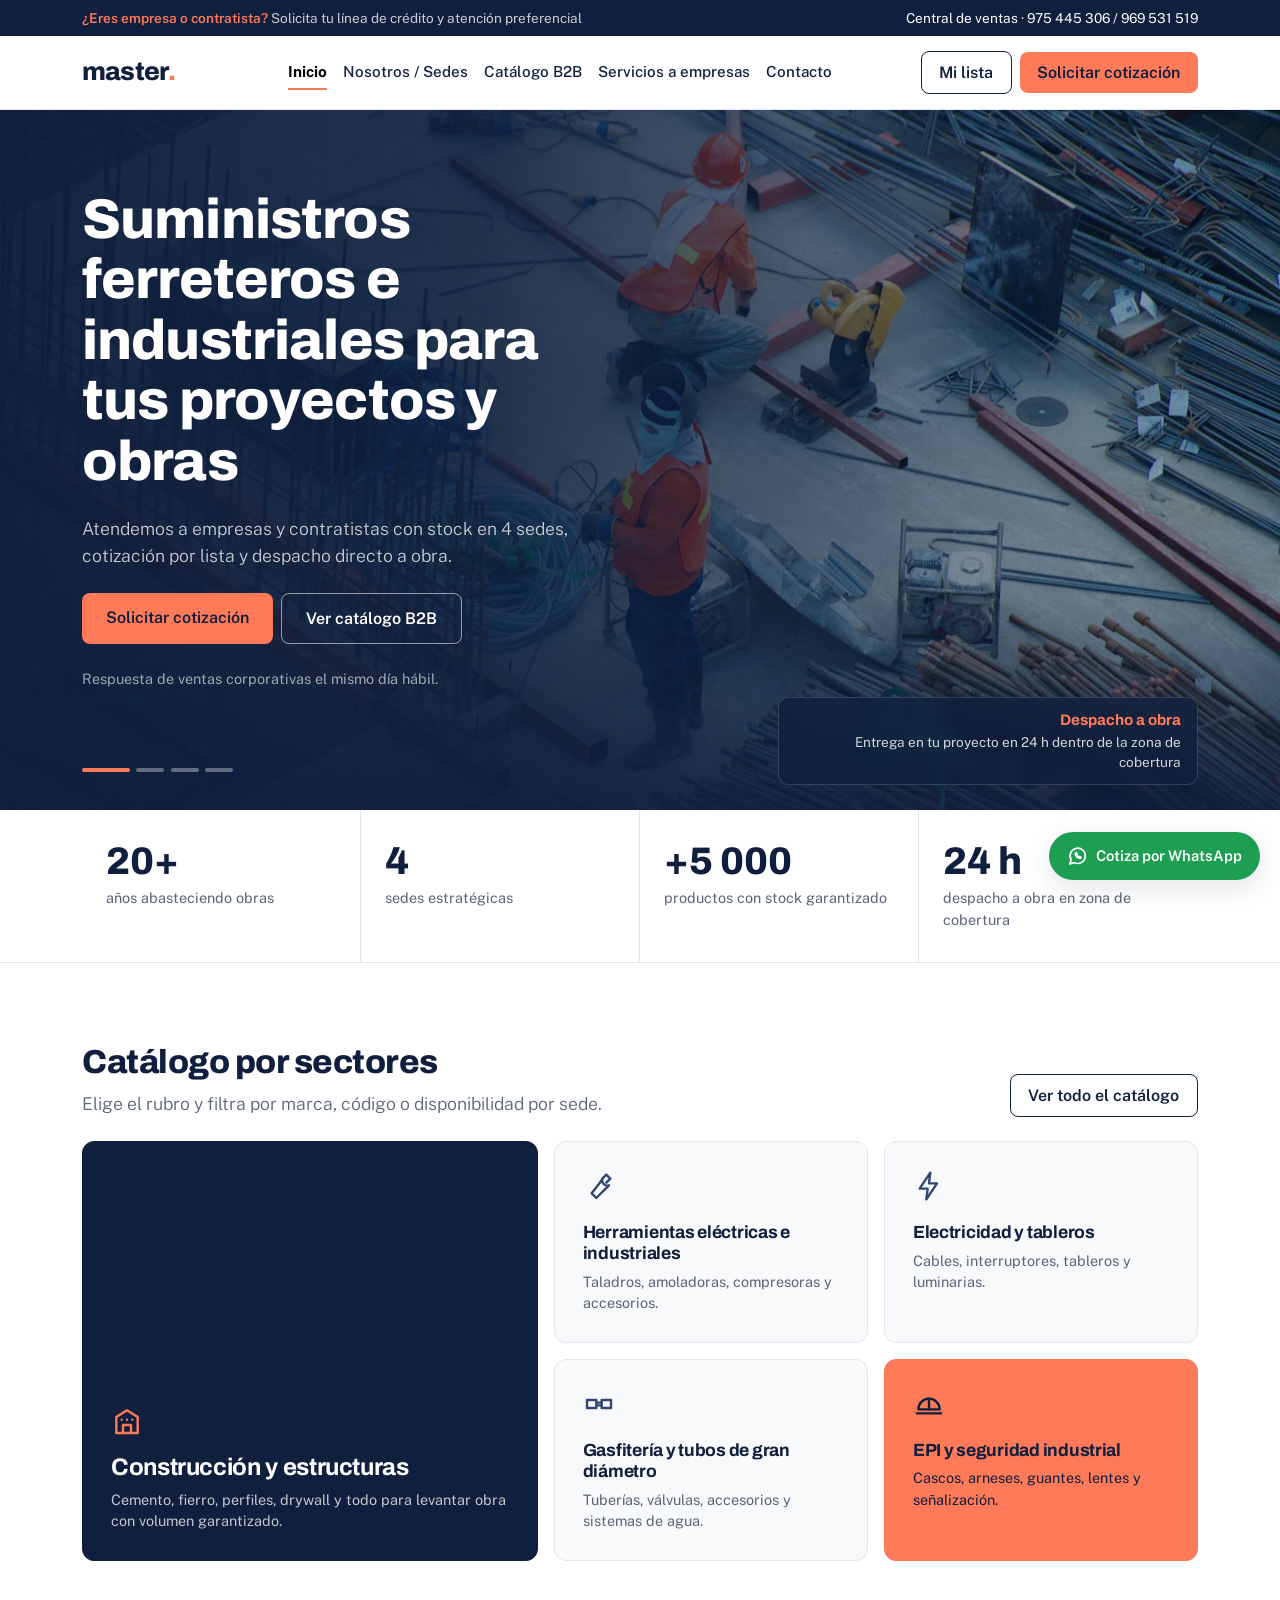
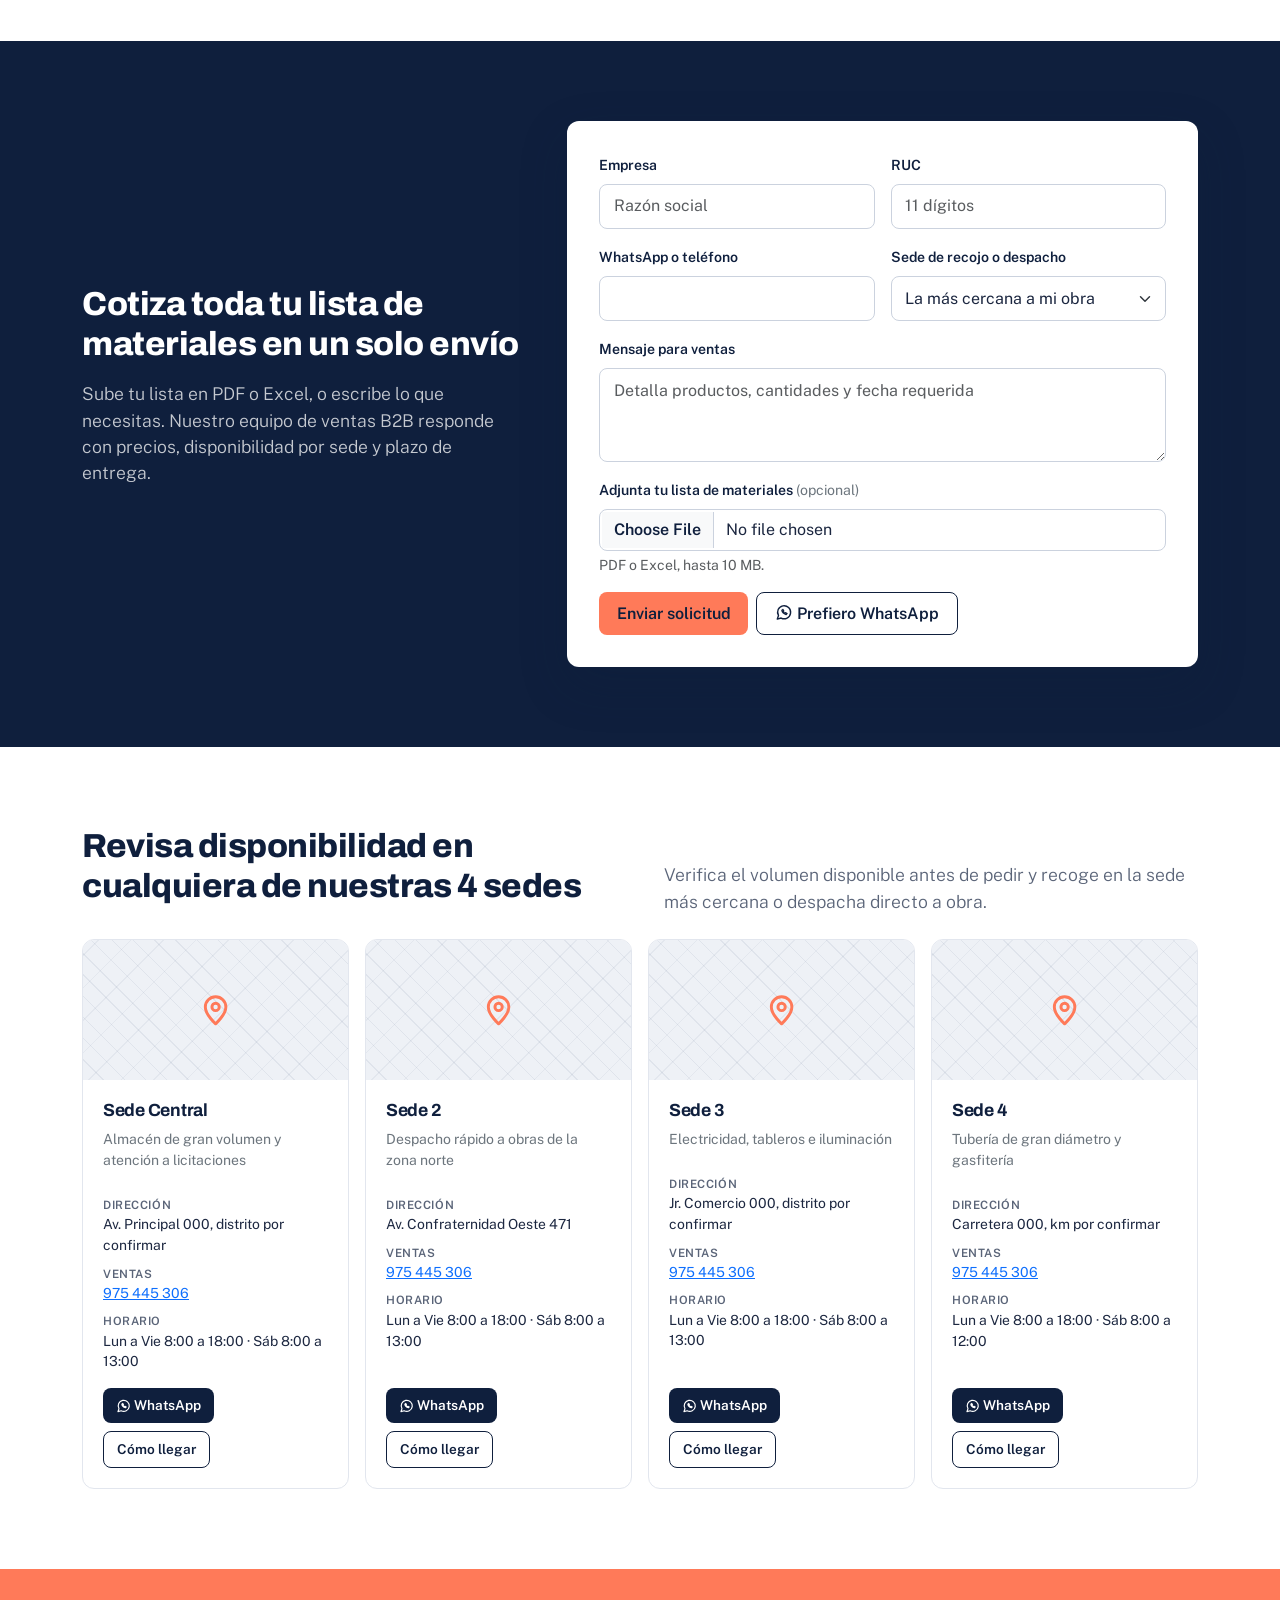
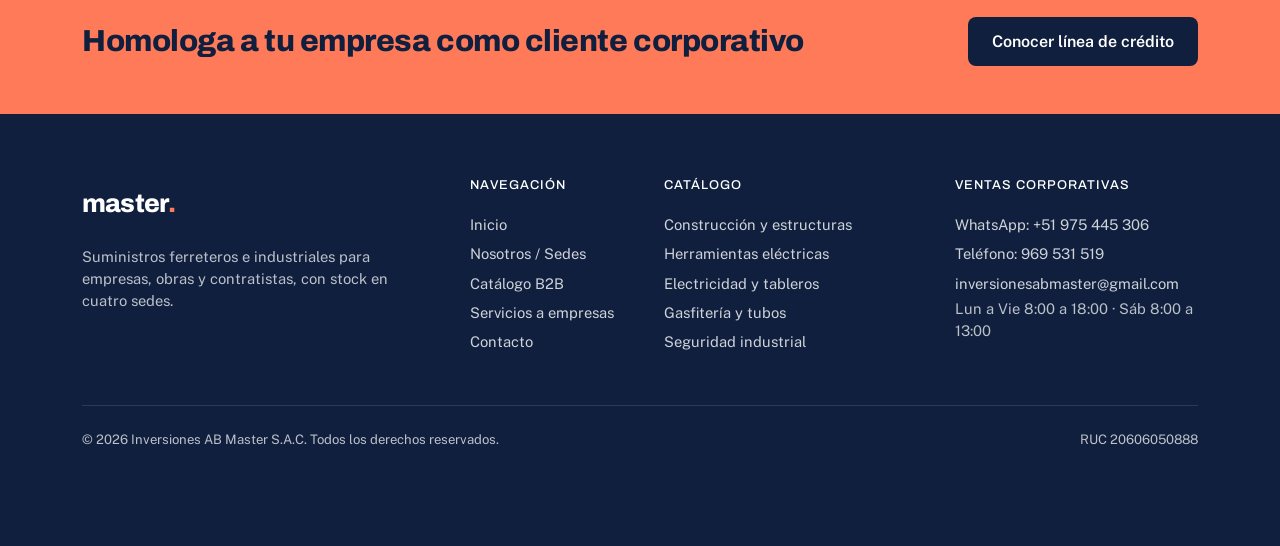
<file: index.html>
<!DOCTYPE html>
<html lang="es">
<head>
<meta charset="utf-8">
<meta name="viewport" content="width=device-width, initial-scale=1">
<title>Suministros ferreteros e industriales para empresas | master.</title>
<meta name="description" content="Ferretería e insumos industriales B2B con 4 sedes, cotización por lista y despacho a obra.">
<link rel="stylesheet" href="bootstrap/css/bootstrap.min.css">
<link rel="stylesheet" href="css/custom.css">
</head>
<body>
<div class="topbar">
  <div class="container d-flex flex-wrap justify-content-between align-items-center gap-2 py-2">
    <div class="topbar-b2b"><b>¿Eres empresa o contratista?</b> Solicita tu línea de crédito y atención preferencial</div>
    <div class="d-none d-lg-block">
      <a href="tel:+51975445306">Central de ventas · 975 445 306 / 969 531 519</a>
    </div>
  </div>
</div>
<nav class="site-nav navbar navbar-expand-lg sticky-top" aria-label="Principal">
  <div class="container">
    <a class="brand" href="index.html" aria-label="master. inicio">master<i>.</i></a>
    <button class="navbar-toggler border-0" type="button" data-bs-toggle="collapse" data-bs-target="#menu" aria-controls="menu" aria-expanded="false" aria-label="Abrir menú"><span class="navbar-toggler-icon"></span></button>
    <div class="collapse navbar-collapse" id="menu">
      <ul class="navbar-nav mx-lg-auto mb-3 mb-lg-0"><li class="nav-item"><a class="nav-link active" href="index.html" aria-current="page">Inicio</a></li><li class="nav-item"><a class="nav-link" href="sedes.html">Nosotros / Sedes</a></li><li class="nav-item"><a class="nav-link" href="catalogo.html">Catálogo B2B</a></li><li class="nav-item"><a class="nav-link" href="empresas.html">Servicios a empresas</a></li><li class="nav-item"><a class="nav-link" href="contacto.html">Contacto</a></li></ul>
      <div class="d-flex gap-2 align-items-center">
        <button class="btn btn-line" type="button" data-bs-toggle="offcanvas" data-bs-target="#quotePanel" aria-controls="quotePanel">Mi lista</button>
        <a class="btn btn-coral" href="contacto.html#cotizar">Solicitar cotización</a>
      </div>
    </div>
  </div>
</nav>
<main id="contenido">
<section class="hero">
  <!-- Fotos de fondo: carrusel de Bootstrap con fundido (imágenes de Unsplash, licencia libre) -->
  <div id="heroCarousel" class="carousel slide carousel-fade hero-bg" data-bs-ride="carousel" data-bs-interval="5500" data-bs-pause="false" aria-label="Lo que ofrece master.">
    <div class="carousel-inner">
      <div class="carousel-item active">
        <img src="assets/img/hero/hero-obra.jpg" class="hero-img" alt="Trabajadores con casco armando fierro corrugado en una obra" fetchpriority="high">
        <div class="container hero-caption-wrap"><p class="hero-caption"><b>Despacho a obra</b> Entrega en tu proyecto en 24 h dentro de la zona de cobertura</p></div>
      </div>
      <div class="carousel-item">
        <img src="assets/img/hero/hero-almacen.jpg" class="hero-img" alt="Pasillo de almacén con estantes llenos de mercadería" loading="lazy">
        <div class="container hero-caption-wrap"><p class="hero-caption"><b>Stock propio en 4 sedes</b> Más de 5 000 productos listos para recoger o despachar</p></div>
      </div>
      <div class="carousel-item">
        <img src="assets/img/hero/hero-herramientas.jpg" class="hero-img" alt="Exhibición de alicates y herramientas manuales en tienda" loading="lazy">
        <div class="container hero-caption-wrap"><p class="hero-caption"><b>Herramientas e insumos</b> Manuales, eléctricas e industriales de marcas reconocidas</p></div>
      </div>
      <div class="carousel-item">
        <img src="assets/img/hero/hero-electricidad.jpg" class="hero-img" alt="Electricista con casco y guantes instalando un tablero" loading="lazy">
        <div class="container hero-caption-wrap"><p class="hero-caption"><b>Electricidad y seguridad</b> Tableros, cables y EPI para tu cuadrilla</p></div>
      </div>
    </div>
    <div class="container hero-indicators">
      <div class="carousel-indicators">
        <button type="button" data-bs-target="#heroCarousel" data-bs-slide-to="0" class="active" aria-current="true" aria-label="Despacho a obra"></button>
        <button type="button" data-bs-target="#heroCarousel" data-bs-slide-to="1" aria-label="Stock en 4 sedes"></button>
        <button type="button" data-bs-target="#heroCarousel" data-bs-slide-to="2" aria-label="Herramientas e insumos"></button>
        <button type="button" data-bs-target="#heroCarousel" data-bs-slide-to="3" aria-label="Electricidad y seguridad"></button>
      </div>
    </div>
  </div>
  <div class="container">
    <div class="row">
      <div class="col-lg-7 col-xl-6">
        <h1>Suministros ferreteros e industriales para tus proyectos y obras</h1>
        <p class="lead mt-4">Atendemos a empresas y contratistas con stock en 4 sedes, cotización por lista y despacho directo a obra.</p>
        <div class="d-flex flex-wrap gap-2 mt-4">
          <a class="btn btn-coral btn-lg" href="#cotizar">Solicitar cotización</a>
          <a class="btn btn-line-light btn-lg" href="catalogo.html">Ver catálogo B2B</a>
        </div>
        <p class="hero-note mt-4 mb-0">Respuesta de ventas corporativas el mismo día hábil.</p>
      </div>
    </div>
  </div>
</section>

<section class="proof" aria-label="Garantías">
  <div class="container"><div class="row g-0">
    <div class="col-6 col-lg-3"><div class="proof-item"><div class="proof-num"><span class="visually-hidden">20+</span><span class="count" aria-hidden="true" style="--to:20" data-suffix="+"></span></div><div class="proof-txt">años abasteciendo obras</div></div></div>
    <div class="col-6 col-lg-3"><div class="proof-item"><div class="proof-num"><span class="visually-hidden">4</span><span class="count" aria-hidden="true" style="--to:4"></span></div><div class="proof-txt">sedes estratégicas</div></div></div>
    <div class="col-6 col-lg-3"><div class="proof-item"><div class="proof-num"><span class="visually-hidden">+5 000</span><span class="count" aria-hidden="true" style="--to:5" data-prefix="+" data-suffix=" 000"></span></div><div class="proof-txt">productos con stock garantizado</div></div></div>
    <div class="col-6 col-lg-3"><div class="proof-item"><div class="proof-num"><span class="visually-hidden">24 h</span><span class="count" aria-hidden="true" style="--to:24" data-suffix=" h"></span></div><div class="proof-txt">despacho a obra en zona de cobertura</div></div></div>
  </div></div>
</section>

<section class="section">
  <div class="container">
    <div class="d-flex flex-wrap justify-content-between align-items-end gap-3 mb-4">
      <div><h2>Catálogo por sectores</h2><p class="lead mb-0 mt-2">Elige el rubro y filtra por marca, código o disponibilidad por sede.</p></div>
      <a class="btn btn-line" href="catalogo.html">Ver todo el catálogo</a>
    </div>
    
<div class="row g-3">
  <div class="col-lg-5"><a class="cat cat-lead" href="catalogo.html#construccion"><svg class="ico ico-big" viewBox="0 0 24 24" aria-hidden="true"><path d="M4 21V9l8-5 8 5v12zM9 21v-6h6v6M8 11h.01M12 11h.01M16 11h.01"/></svg><h3>Construcción y estructuras</h3><p>Cemento, fierro, perfiles, drywall y todo para levantar obra con volumen garantizado.</p></a></div>
  <div class="col-lg-7"><div class="row g-3 h-100">
    <div class="col-md-6"><a class="cat" href="catalogo.html#herramientas"><svg class="ico ico-big" viewBox="0 0 24 24" aria-hidden="true"><path d="M14.5 6.5a4 4 0 0 0 5 5L10 21l-3.5-3.5 7-9z"/><path d="M14.5 6.5l3-3 3 3-3 3"/></svg><h3>Herramientas eléctricas e industriales</h3><p>Taladros, amoladoras, compresoras y accesorios.</p></a></div>
    <div class="col-md-6"><a class="cat" href="catalogo.html#electricidad"><svg class="ico ico-big" viewBox="0 0 24 24" aria-hidden="true"><path d="M13 2L5 14h6l-1 8 8-12h-6z"/></svg><h3>Electricidad y tableros</h3><p>Cables, interruptores, tableros y luminarias.</p></a></div>
    <div class="col-md-6"><a class="cat" href="catalogo.html#gasfiteria"><svg class="ico ico-big" viewBox="0 0 24 24" aria-hidden="true"><path d="M3 9h7v6H3zM14 9h7v6h-7zM10 11h4v2h-4z"/></svg><h3>Gasfitería y tubos de gran diámetro</h3><p>Tuberías, válvulas, accesorios y sistemas de agua.</p></a></div>
    <div class="col-md-6"><a class="cat cat-coral" href="catalogo.html#seguridad"><svg class="ico ico-big" viewBox="0 0 24 24" aria-hidden="true"><path d="M4 16a8 8 0 0 1 16 0z"/><path d="M12 8v8M3 19h18"/></svg><h3>EPI y seguridad industrial</h3><p>Cascos, arneses, guantes, lentes y señalización.</p></a></div>
  </div></div>
</div>
  </div>
</section>

<section class="section section-blue" id="cotizar">
  <div class="container">
    <div class="row g-5 align-items-center">
      <div class="col-lg-5">
        <h2>Cotiza toda tu lista de materiales en un solo envío</h2>
        <p class="lead mt-3">Sube tu lista en PDF o Excel, o escribe lo que necesitas. Nuestro equipo de ventas B2B responde con precios, disponibilidad por sede y plazo de entrega.</p>
      </div>
      <div class="col-lg-7">
        <form class="quick" action="#" method="post" enctype="multipart/form-data">
          <div class="row g-3">
            <div class="col-md-6"><label class="form-label" for="f-emp">Empresa</label><input id="f-emp" name="empresa" class="form-control" placeholder="Razón social" required autocomplete="organization"><div class="invalid-feedback">Ingresa la razón social de tu empresa.</div></div>
            <div class="col-md-6"><label class="form-label" for="f-ruc">RUC</label><input id="f-ruc" name="ruc" class="form-control" placeholder="11 dígitos" required inputmode="numeric" pattern="[0-9]{11}" maxlength="11" title="11 dígitos"><div class="invalid-feedback">El RUC debe tener 11 dígitos.</div></div>
            <div class="col-md-6"><label class="form-label" for="f-tel">WhatsApp o teléfono</label><input id="f-tel" name="telefono" class="form-control" type="tel" required pattern="[0-9 +]{6,}" autocomplete="tel"><div class="invalid-feedback">Ingresa un WhatsApp o teléfono de contacto.</div></div>
            <div class="col-md-6"><label class="form-label" for="f-sede">Sede de recojo o despacho</label><select id="f-sede" name="sede" class="form-select"><option>La más cercana a mi obra</option><option>Sede Central</option><option>Sede 2</option><option>Sede 3</option><option>Sede 4</option></select></div>
            <div class="col-12"><label class="form-label" for="f-msg">Mensaje para ventas</label><textarea id="f-msg" name="mensaje" class="form-control" rows="3" placeholder="Detalla productos, cantidades y fecha requerida"></textarea></div>
            <div class="col-12"><label class="form-label" for="f-file">Adjunta tu lista de materiales <span class="fw-normal text-secondary">(opcional)</span></label><input id="f-file" name="lista" type="file" class="form-control" accept=".pdf,.xls,.xlsx,.csv"><div class="form-text">PDF o Excel, hasta 10 MB.</div></div>
            <div class="col-12 d-flex flex-wrap gap-2"><button type="submit" class="btn btn-coral">Enviar solicitud</button><a class="btn btn-line" href="https://wa.me/51975445306?text=Hola%20master.%2C%20quiero%20cotizar%20una%20lista%20de%20materiales." target="_blank" rel="noopener"><svg class="ico" viewBox="0 0 24 24" aria-hidden="true"><path d="M3 21l1.6-4.6A8.5 8.5 0 1 1 8 19.6L3 21z"/><path d="M9 9.5c.3 2.4 2.7 4.8 5.5 5.5l1.2-1.3-2-1-.9.7c-.9-.4-1.7-1.2-2.1-2.1l.7-.9-1-2L9 9.5z"/></svg> Prefiero WhatsApp</a></div>
          </div>
        </form>
      </div>
    </div>
  </div>
</section>

<section class="section">
  <div class="container">
    <div class="row g-5 align-items-end mb-4"><div class="col-lg-6"><h2>Revisa disponibilidad en cualquiera de nuestras 4 sedes</h2></div><div class="col-lg-6"><p class="lead mb-0">Verifica el volumen disponible antes de pedir y recoge en la sede más cercana o despacha directo a obra.</p></div></div>
    <div class="row g-3"><div class="col-md-6 col-xl-3"><article class="sede">
  <div class="sede-map" role="img" aria-label="Mapa de Sede Central"><svg class="ico" viewBox="0 0 24 24" aria-hidden="true"><path d="M12 21s7-6.2 7-11.5A7 7 0 0 0 5 9.5C5 14.8 12 21 12 21z"/><circle cx="12" cy="9.5" r="2.5"/></svg></div>
  <div class="sede-body">
    <h3>Sede Central</h3><p class="m-0 small text-secondary">Almacén de gran volumen y atención a licitaciones</p>
    <dl><dt>Dirección</dt><dd>Av. Principal 000, distrito por confirmar</dd><dt>Ventas</dt><dd><a href="tel:+51975445306">975 445 306</a></dd><dt>Horario</dt><dd>Lun a Vie 8:00 a 18:00 · Sáb 8:00 a 13:00</dd></dl>
    <div class="sede-actions"><a class="btn btn-navy" href="https://wa.me/51975445306"><svg class="ico" viewBox="0 0 24 24" aria-hidden="true"><path d="M3 21l1.6-4.6A8.5 8.5 0 1 1 8 19.6L3 21z"/><path d="M9 9.5c.3 2.4 2.7 4.8 5.5 5.5l1.2-1.3-2-1-.9.7c-.9-.4-1.7-1.2-2.1-2.1l.7-.9-1-2L9 9.5z"/></svg> WhatsApp</a><a class="btn btn-line" href="#">Cómo llegar</a></div>
  </div></article></div><div class="col-md-6 col-xl-3"><article class="sede">
  <div class="sede-map" role="img" aria-label="Mapa de Sede 2"><svg class="ico" viewBox="0 0 24 24" aria-hidden="true"><path d="M12 21s7-6.2 7-11.5A7 7 0 0 0 5 9.5C5 14.8 12 21 12 21z"/><circle cx="12" cy="9.5" r="2.5"/></svg></div>
  <div class="sede-body">
    <h3>Sede 2</h3><p class="m-0 small text-secondary">Despacho rápido a obras de la zona norte</p>
    <dl><dt>Dirección</dt><dd>Av. Confraternidad Oeste 471</dd><dt>Ventas</dt><dd><a href="tel:+51975445306">975 445 306</a></dd><dt>Horario</dt><dd>Lun a Vie 8:00 a 18:00 · Sáb 8:00 a 13:00</dd></dl>
    <div class="sede-actions"><a class="btn btn-navy" href="https://wa.me/51975445306"><svg class="ico" viewBox="0 0 24 24" aria-hidden="true"><path d="M3 21l1.6-4.6A8.5 8.5 0 1 1 8 19.6L3 21z"/><path d="M9 9.5c.3 2.4 2.7 4.8 5.5 5.5l1.2-1.3-2-1-.9.7c-.9-.4-1.7-1.2-2.1-2.1l.7-.9-1-2L9 9.5z"/></svg> WhatsApp</a><a class="btn btn-line" href="#">Cómo llegar</a></div>
  </div></article></div><div class="col-md-6 col-xl-3"><article class="sede">
  <div class="sede-map" role="img" aria-label="Mapa de Sede 3"><svg class="ico" viewBox="0 0 24 24" aria-hidden="true"><path d="M12 21s7-6.2 7-11.5A7 7 0 0 0 5 9.5C5 14.8 12 21 12 21z"/><circle cx="12" cy="9.5" r="2.5"/></svg></div>
  <div class="sede-body">
    <h3>Sede 3</h3><p class="m-0 small text-secondary">Electricidad, tableros e iluminación</p>
    <dl><dt>Dirección</dt><dd>Jr. Comercio 000, distrito por confirmar</dd><dt>Ventas</dt><dd><a href="tel:+51975445306">975 445 306</a></dd><dt>Horario</dt><dd>Lun a Vie 8:00 a 18:00 · Sáb 8:00 a 13:00</dd></dl>
    <div class="sede-actions"><a class="btn btn-navy" href="https://wa.me/51975445306"><svg class="ico" viewBox="0 0 24 24" aria-hidden="true"><path d="M3 21l1.6-4.6A8.5 8.5 0 1 1 8 19.6L3 21z"/><path d="M9 9.5c.3 2.4 2.7 4.8 5.5 5.5l1.2-1.3-2-1-.9.7c-.9-.4-1.7-1.2-2.1-2.1l.7-.9-1-2L9 9.5z"/></svg> WhatsApp</a><a class="btn btn-line" href="#">Cómo llegar</a></div>
  </div></article></div><div class="col-md-6 col-xl-3"><article class="sede">
  <div class="sede-map" role="img" aria-label="Mapa de Sede 4"><svg class="ico" viewBox="0 0 24 24" aria-hidden="true"><path d="M12 21s7-6.2 7-11.5A7 7 0 0 0 5 9.5C5 14.8 12 21 12 21z"/><circle cx="12" cy="9.5" r="2.5"/></svg></div>
  <div class="sede-body">
    <h3>Sede 4</h3><p class="m-0 small text-secondary">Tubería de gran diámetro y gasfitería</p>
    <dl><dt>Dirección</dt><dd>Carretera 000, km por confirmar</dd><dt>Ventas</dt><dd><a href="tel:+51975445306">975 445 306</a></dd><dt>Horario</dt><dd>Lun a Vie 8:00 a 18:00 · Sáb 8:00 a 12:00</dd></dl>
    <div class="sede-actions"><a class="btn btn-navy" href="https://wa.me/51975445306"><svg class="ico" viewBox="0 0 24 24" aria-hidden="true"><path d="M3 21l1.6-4.6A8.5 8.5 0 1 1 8 19.6L3 21z"/><path d="M9 9.5c.3 2.4 2.7 4.8 5.5 5.5l1.2-1.3-2-1-.9.7c-.9-.4-1.7-1.2-2.1-2.1l.7-.9-1-2L9 9.5z"/></svg> WhatsApp</a><a class="btn btn-line" href="#">Cómo llegar</a></div>
  </div></article></div></div>
  </div>
</section>

<section class="cta-band">
  <div class="container d-flex flex-wrap justify-content-between align-items-center gap-3">
    <h2>Homologa a tu empresa como cliente corporativo</h2>
    <a class="btn btn-navy btn-lg" href="empresas.html">Conocer línea de crédito</a>
  </div>
</section>
</main>
<div class="offcanvas offcanvas-end" tabindex="-1" id="quotePanel" aria-labelledby="quotePanelLabel">
  <div class="offcanvas-header">
    <h2 class="offcanvas-title h5 m-0" id="quotePanelLabel">Lista de cotización</h2>
    <button type="button" class="btn-close btn-close-white" data-bs-dismiss="offcanvas" aria-label="Cerrar"></button>
  </div>
  <div class="offcanvas-body">
    <form class="d-flex flex-column h-100" action="https://api.whatsapp.com/send" method="get" target="_blank">
      <p class="text-secondary small">Escribe tu lista y envíala a ventas. Sin precios en línea: tu ejecutivo responde con la cotización formal.</p>
      <input type="hidden" name="phone" value="51975445306">
      <label class="form-label" for="qText">Productos, cantidades y datos de tu empresa</label>
      <textarea id="qText" name="text" class="form-control" rows="11" required>Hola master., quiero cotizar esta lista:
Empresa y RUC: 
Productos y cantidades:
1. 
2. 
3. 
Obra y fecha requerida: </textarea>
      <div class="form-text">Escribe un producto por línea, con su SKU o descripción y la cantidad.</div>
      <div class="mt-auto pt-4 d-grid gap-2">
        <button type="submit" class="btn btn-wa"><svg class="ico" viewBox="0 0 24 24" aria-hidden="true"><path d="M3 21l1.6-4.6A8.5 8.5 0 1 1 8 19.6L3 21z"/><path d="M9 9.5c.3 2.4 2.7 4.8 5.5 5.5l1.2-1.3-2-1-.9.7c-.9-.4-1.7-1.2-2.1-2.1l.7-.9-1-2L9 9.5z"/></svg> Enviar por WhatsApp</button>
        <a class="btn btn-line" href="mailto:inversionesabmaster@gmail.com?subject=Solicitud%20de%20cotizaci%C3%B3n"><svg class="ico" viewBox="0 0 24 24" aria-hidden="true"><rect x="3" y="5" width="18" height="14" rx="2"/><path d="M3 7l9 6 9-6"/></svg> Enviar por correo</a>
      </div>
    </form>
  </div>
</div>
            <footer class="site-footer">
            <div class="container">
                <div class="row g-5">
                <div class="col-lg-4">
                    <a class="brand" href="index.html">master<i>.</i></a>
                    <p class="mt-3">Suministros ferreteros e industriales para empresas, obras y contratistas, con stock en cuatro sedes.</p>
                </div>
                <div class="col-6 col-lg-2"><h4>Navegación</h4><a href="index.html">Inicio</a><br><a href="sedes.html">Nosotros / Sedes</a><br><a href="catalogo.html">Catálogo B2B</a><br><a href="empresas.html">Servicios a empresas</a><br><a href="contacto.html">Contacto</a></div>
                <div class="col-6 col-lg-3"><h4>Catálogo</h4><a href="catalogo.html#construccion">Construcción y estructuras</a><br><a href="catalogo.html#herramientas">Herramientas eléctricas</a><br><a href="catalogo.html#electricidad">Electricidad y tableros</a><br><a href="catalogo.html#gasfiteria">Gasfitería y tubos</a><br><a href="catalogo.html#seguridad">Seguridad industrial</a></div>
                <div class="col-lg-3"><h4>Ventas corporativas</h4><a href="https://wa.me/51975445306">WhatsApp: +51 975 445 306</a><br><a href="tel:+51969531519">Teléfono: 969 531 519</a><br><a href="mailto:inversionesabmaster@gmail.com">inversionesabmaster@gmail.com</a><br><span>Lun a Vie 8:00 a 18:00 · Sáb 8:00 a 13:00</span></div>
                </div>
                <div class="footer-bottom d-flex flex-wrap justify-content-between gap-2"><span>© 2026 Inversiones AB Master S.A.C. Todos los derechos reservados.</span><span>RUC 20606050888</span></div>
            </div>
            </footer>
<a class="wa-float" href="https://wa.me/51975445306" aria-label="Escribir por WhatsApp"><svg class="ico" viewBox="0 0 24 24" aria-hidden="true"><path d="M3 21l1.6-4.6A8.5 8.5 0 1 1 8 19.6L3 21z"/><path d="M9 9.5c.3 2.4 2.7 4.8 5.5 5.5l1.2-1.3-2-1-.9.7c-.9-.4-1.7-1.2-2.1-2.1l.7-.9-1-2L9 9.5z"/></svg><span>Cotiza por WhatsApp</span></a>
<script src="bootstrap/js/bootstrap.bundle.min.js"></script>
</body>
</html>
</file>
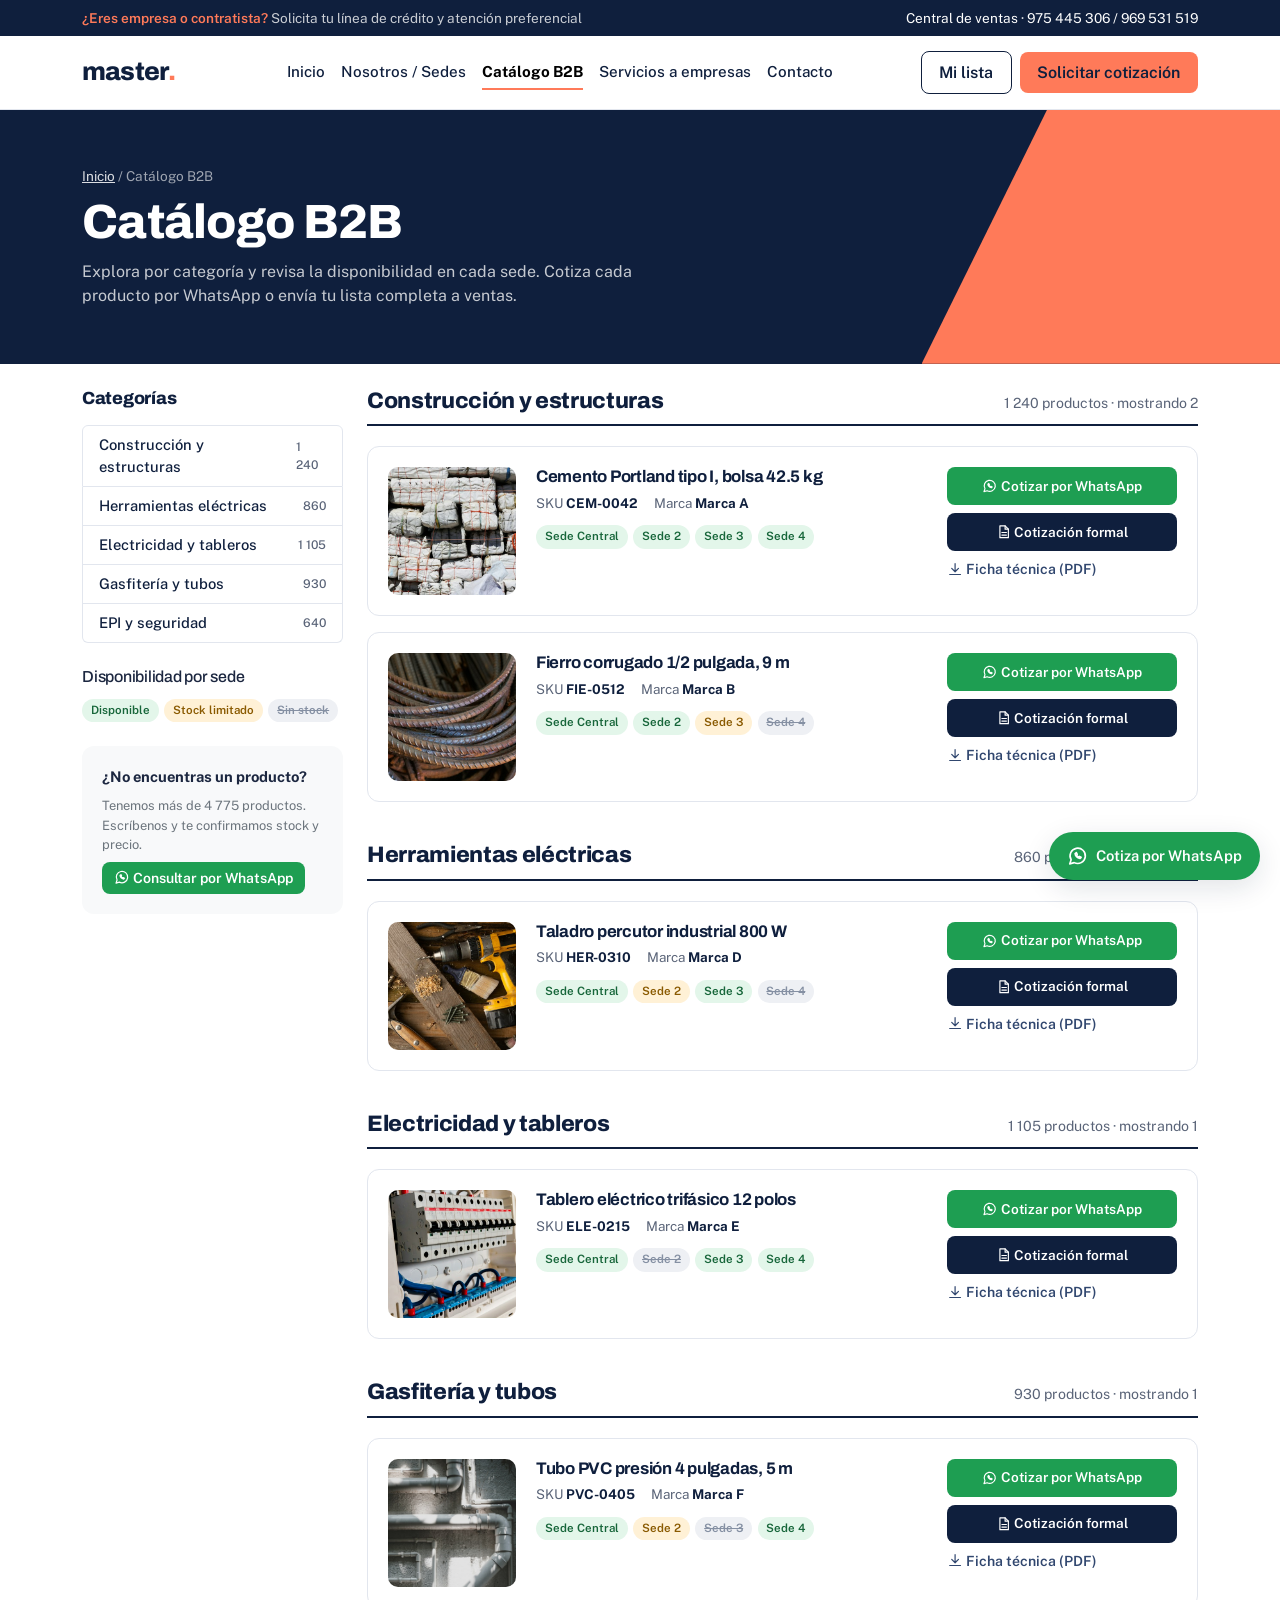
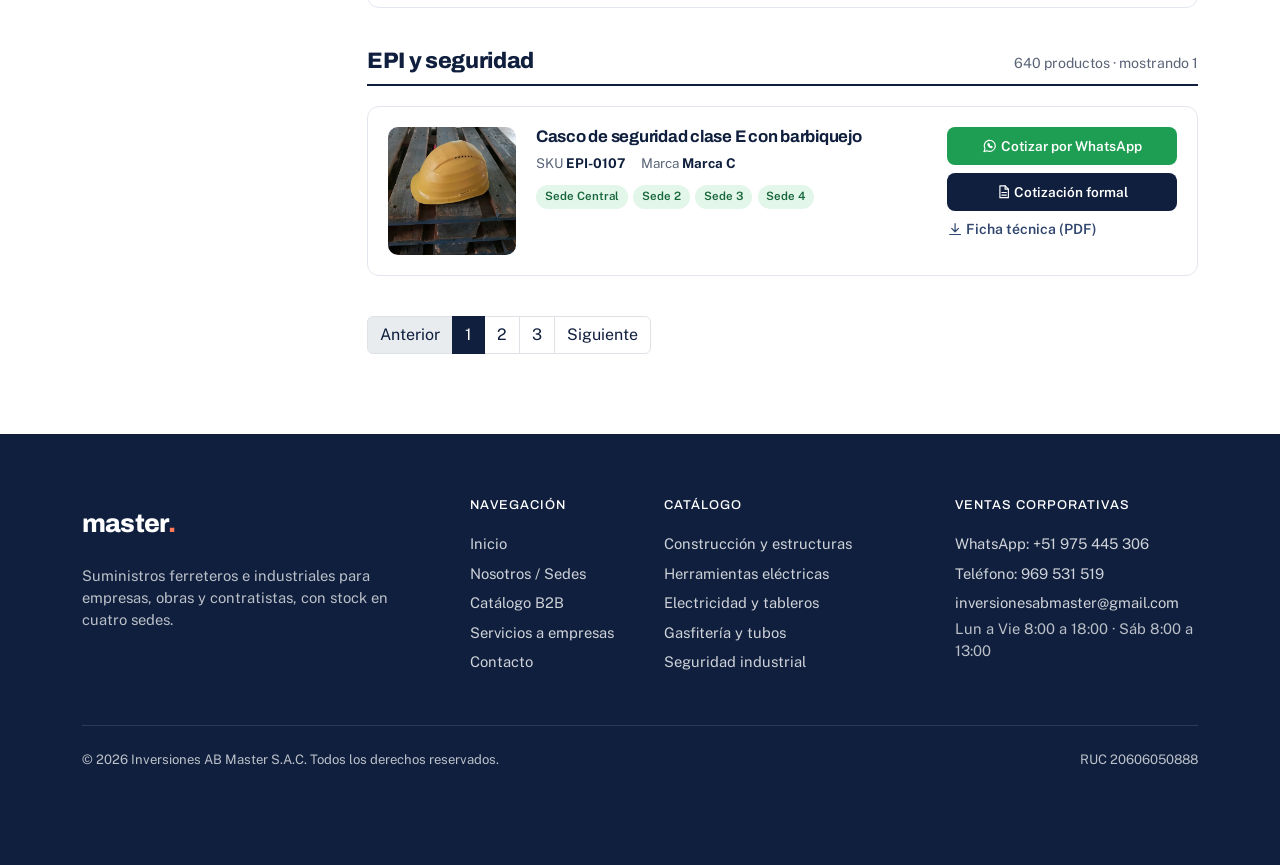
<file: catalogo.html>
<!DOCTYPE html>
<html lang="es">
<head>
<meta charset="utf-8">
<meta name="viewport" content="width=device-width, initial-scale=1">
<title>Catálogo B2B | master.</title>
<meta name="description" content="Catálogo de suministros ferreteros e industriales con disponibilidad por sede y fichas técnicas descargables.">
<link rel="stylesheet" href="bootstrap/css/bootstrap.min.css">
<link rel="stylesheet" href="css/custom.css">
</head>
<body>
<div class="topbar">
  <div class="container d-flex flex-wrap justify-content-between align-items-center gap-2 py-2">
    <div class="topbar-b2b"><b>¿Eres empresa o contratista?</b> Solicita tu línea de crédito y atención preferencial</div>
    <div class="d-none d-lg-block">
      <a href="tel:+51975445306">Central de ventas · 975 445 306 / 969 531 519</a>
    </div>
  </div>
</div>
<nav class="site-nav navbar navbar-expand-lg sticky-top" aria-label="Principal">
  <div class="container">
    <a class="brand" href="index.html" aria-label="master. inicio">master<i>.</i></a>
    <button class="navbar-toggler border-0" type="button" data-bs-toggle="collapse" data-bs-target="#menu" aria-controls="menu" aria-expanded="false" aria-label="Abrir menú"><span class="navbar-toggler-icon"></span></button>
    <div class="collapse navbar-collapse" id="menu">
      <ul class="navbar-nav mx-lg-auto mb-3 mb-lg-0"><li class="nav-item"><a class="nav-link" href="index.html">Inicio</a></li><li class="nav-item"><a class="nav-link" href="sedes.html">Nosotros / Sedes</a></li><li class="nav-item"><a class="nav-link active" href="catalogo.html" aria-current="page">Catálogo B2B</a></li><li class="nav-item"><a class="nav-link" href="empresas.html">Servicios a empresas</a></li><li class="nav-item"><a class="nav-link" href="contacto.html">Contacto</a></li></ul>
      <div class="d-flex gap-2 align-items-center">
        <button class="btn btn-line" type="button" data-bs-toggle="offcanvas" data-bs-target="#quotePanel" aria-controls="quotePanel">Mi lista</button>
        <a class="btn btn-coral" href="contacto.html#cotizar">Solicitar cotización</a>
      </div>
    </div>
  </div>
</nav>
<header class="page-head">
  <div class="container">
    <div class="crumbs"><a href="index.html">Inicio</a> / Catálogo B2B</div>
    <h1>Catálogo B2B</h1>
    <p>Explora por categoría y revisa la disponibilidad en cada sede. Cotiza cada producto por WhatsApp o envía tu lista completa a ventas.</p>
  </div>
</header>
<main id="contenido" class="section pt-4">
<div class="container">
  <div class="row g-4">
    <aside class="col-lg-3" aria-label="Categorías">
      <div class="cat-nav">
        <h2>Categorías</h2>
        <nav id="catNav" class="list-group mb-4">
          <a class="list-group-item list-group-item-action" href="#construccion">Construcción y estructuras <small>1 240</small></a>
          <a class="list-group-item list-group-item-action" href="#herramientas">Herramientas eléctricas <small>860</small></a>
          <a class="list-group-item list-group-item-action" href="#electricidad">Electricidad y tableros <small>1 105</small></a>
          <a class="list-group-item list-group-item-action" href="#gasfiteria">Gasfitería y tubos <small>930</small></a>
          <a class="list-group-item list-group-item-action" href="#seguridad">EPI y seguridad <small>640</small></a>
        </nav>
        <h3 class="h6">Disponibilidad por sede</h3>
        <div class="stock mb-4"><span class="chip on">Disponible</span><span class="chip low">Stock limitado</span><span class="chip off">Sin stock</span></div>
        <div class="cat-help">
          <b>¿No encuentras un producto?</b>
          <p class="small text-secondary my-2">Tenemos más de 4 775 productos. Escríbenos y te confirmamos stock y precio.</p>
          <a class="btn btn-wa btn-sm" href="https://wa.me/51975445306?text=Hola%20master.%2C%20quiero%20cotizar%20una%20lista%20de%20materiales." target="_blank" rel="noopener"><svg class="ico" viewBox="0 0 24 24" aria-hidden="true"><path d="M3 21l1.6-4.6A8.5 8.5 0 1 1 8 19.6L3 21z"/><path d="M9 9.5c.3 2.4 2.7 4.8 5.5 5.5l1.2-1.3-2-1-.9.7c-.9-.4-1.7-1.2-2.1-2.1l.7-.9-1-2L9 9.5z"/></svg> Consultar por WhatsApp</a>
        </div>
      </div>
    </aside>
    <div class="col-lg-9" data-bs-spy="scroll" data-bs-target="#catNav" data-bs-root-margin="-80px 0px -75%">
      <section class="cat-section" id="construccion" aria-labelledby="t-construccion">
        <div class="cat-section-head"><h2 id="t-construccion">Construcción y estructuras</h2><span>1 240 productos · mostrando 2</span></div>
        <article class="prod">
          <div class="ph"><img src="assets/img/productos/cem-0042.jpg" alt="Bolsas de cemento apiladas" width="128" height="128" loading="lazy"></div>
          <div>
            <h3>Cemento Portland tipo I, bolsa 42.5 kg</h3>
            <div class="meta"><span>SKU <b>CEM-0042</b></span><span>Marca <b>Marca A</b></span></div>
            <div class="stock" aria-label="Disponibilidad por sede"><span class="chip on">Sede Central</span><span class="chip on">Sede 2</span><span class="chip on">Sede 3</span><span class="chip on">Sede 4</span></div>
          </div>
          <div class="prod-actions">
            <a class="btn btn-wa" href="https://wa.me/51975445306?text=Hola%20master.%2C%20quiero%20cotizar%3A%20Cemento%20Portland%20tipo%20I%2C%20bolsa%2042.5%20kg%20%28SKU%20CEM-0042%29." target="_blank" rel="noopener"><svg class="ico" viewBox="0 0 24 24" aria-hidden="true"><path d="M3 21l1.6-4.6A8.5 8.5 0 1 1 8 19.6L3 21z"/><path d="M9 9.5c.3 2.4 2.7 4.8 5.5 5.5l1.2-1.3-2-1-.9.7c-.9-.4-1.7-1.2-2.1-2.1l.7-.9-1-2L9 9.5z"/></svg> Cotizar por WhatsApp</a>
            <a class="btn btn-navy" href="contacto.html#cotizar"><svg class="ico" viewBox="0 0 24 24" aria-hidden="true"><path d="M6 3h8l5 5v13H6z"/><path d="M14 3v5h5M9 13h7M9 17h7"/></svg> Cotización formal</a>
            <a class="btn-doc" href="assets/docs/CEM-0042.pdf"><svg class="ico" viewBox="0 0 24 24" aria-hidden="true"><path d="M12 4v12M7 11l5 5 5-5M4 20h16"/></svg> Ficha técnica (PDF)</a>
          </div>
        </article>
        <article class="prod">
          <div class="ph"><img src="assets/img/productos/fie-0512.jpg" alt="Atado de fierro corrugado" width="128" height="128" loading="lazy"></div>
          <div>
            <h3>Fierro corrugado 1/2 pulgada, 9 m</h3>
            <div class="meta"><span>SKU <b>FIE-0512</b></span><span>Marca <b>Marca B</b></span></div>
            <div class="stock" aria-label="Disponibilidad por sede"><span class="chip on">Sede Central</span><span class="chip on">Sede 2</span><span class="chip low">Sede 3<span class="visually-hidden"> (stock limitado)</span></span><span class="chip off">Sede 4<span class="visually-hidden"> (sin stock)</span></span></div>
          </div>
          <div class="prod-actions">
            <a class="btn btn-wa" href="https://wa.me/51975445306?text=Hola%20master.%2C%20quiero%20cotizar%3A%20Fierro%20corrugado%201/2%20pulgada%2C%209%20m%20%28SKU%20FIE-0512%29." target="_blank" rel="noopener"><svg class="ico" viewBox="0 0 24 24" aria-hidden="true"><path d="M3 21l1.6-4.6A8.5 8.5 0 1 1 8 19.6L3 21z"/><path d="M9 9.5c.3 2.4 2.7 4.8 5.5 5.5l1.2-1.3-2-1-.9.7c-.9-.4-1.7-1.2-2.1-2.1l.7-.9-1-2L9 9.5z"/></svg> Cotizar por WhatsApp</a>
            <a class="btn btn-navy" href="contacto.html#cotizar"><svg class="ico" viewBox="0 0 24 24" aria-hidden="true"><path d="M6 3h8l5 5v13H6z"/><path d="M14 3v5h5M9 13h7M9 17h7"/></svg> Cotización formal</a>
            <a class="btn-doc" href="assets/docs/FIE-0512.pdf"><svg class="ico" viewBox="0 0 24 24" aria-hidden="true"><path d="M12 4v12M7 11l5 5 5-5M4 20h16"/></svg> Ficha técnica (PDF)</a>
          </div>
        </article>
      </section>
      <section class="cat-section" id="herramientas" aria-labelledby="t-herramientas">
        <div class="cat-section-head"><h2 id="t-herramientas">Herramientas eléctricas</h2><span>860 productos · mostrando 1</span></div>
        <article class="prod">
          <div class="ph"><img src="assets/img/productos/her-0310.jpg" alt="Taladro percutor sobre mesa de trabajo" width="128" height="128" loading="lazy"></div>
          <div>
            <h3>Taladro percutor industrial 800 W</h3>
            <div class="meta"><span>SKU <b>HER-0310</b></span><span>Marca <b>Marca D</b></span></div>
            <div class="stock" aria-label="Disponibilidad por sede"><span class="chip on">Sede Central</span><span class="chip low">Sede 2<span class="visually-hidden"> (stock limitado)</span></span><span class="chip on">Sede 3</span><span class="chip off">Sede 4<span class="visually-hidden"> (sin stock)</span></span></div>
          </div>
          <div class="prod-actions">
            <a class="btn btn-wa" href="https://wa.me/51975445306?text=Hola%20master.%2C%20quiero%20cotizar%3A%20Taladro%20percutor%20industrial%20800%20W%20%28SKU%20HER-0310%29." target="_blank" rel="noopener"><svg class="ico" viewBox="0 0 24 24" aria-hidden="true"><path d="M3 21l1.6-4.6A8.5 8.5 0 1 1 8 19.6L3 21z"/><path d="M9 9.5c.3 2.4 2.7 4.8 5.5 5.5l1.2-1.3-2-1-.9.7c-.9-.4-1.7-1.2-2.1-2.1l.7-.9-1-2L9 9.5z"/></svg> Cotizar por WhatsApp</a>
            <a class="btn btn-navy" href="contacto.html#cotizar"><svg class="ico" viewBox="0 0 24 24" aria-hidden="true"><path d="M6 3h8l5 5v13H6z"/><path d="M14 3v5h5M9 13h7M9 17h7"/></svg> Cotización formal</a>
            <a class="btn-doc" href="assets/docs/HER-0310.pdf"><svg class="ico" viewBox="0 0 24 24" aria-hidden="true"><path d="M12 4v12M7 11l5 5 5-5M4 20h16"/></svg> Ficha técnica (PDF)</a>
          </div>
        </article>
      </section>
      <section class="cat-section" id="electricidad" aria-labelledby="t-electricidad">
        <div class="cat-section-head"><h2 id="t-electricidad">Electricidad y tableros</h2><span>1 105 productos · mostrando 1</span></div>
        <article class="prod">
          <div class="ph"><img src="assets/img/productos/ele-0215.jpg" alt="Tablero eléctrico con interruptores termomagnéticos" width="128" height="128" loading="lazy"></div>
          <div>
            <h3>Tablero eléctrico trifásico 12 polos</h3>
            <div class="meta"><span>SKU <b>ELE-0215</b></span><span>Marca <b>Marca E</b></span></div>
            <div class="stock" aria-label="Disponibilidad por sede"><span class="chip on">Sede Central</span><span class="chip off">Sede 2<span class="visually-hidden"> (sin stock)</span></span><span class="chip on">Sede 3</span><span class="chip on">Sede 4</span></div>
          </div>
          <div class="prod-actions">
            <a class="btn btn-wa" href="https://wa.me/51975445306?text=Hola%20master.%2C%20quiero%20cotizar%3A%20Tablero%20el%C3%A9ctrico%20trif%C3%A1sico%2012%20polos%20%28SKU%20ELE-0215%29." target="_blank" rel="noopener"><svg class="ico" viewBox="0 0 24 24" aria-hidden="true"><path d="M3 21l1.6-4.6A8.5 8.5 0 1 1 8 19.6L3 21z"/><path d="M9 9.5c.3 2.4 2.7 4.8 5.5 5.5l1.2-1.3-2-1-.9.7c-.9-.4-1.7-1.2-2.1-2.1l.7-.9-1-2L9 9.5z"/></svg> Cotizar por WhatsApp</a>
            <a class="btn btn-navy" href="contacto.html#cotizar"><svg class="ico" viewBox="0 0 24 24" aria-hidden="true"><path d="M6 3h8l5 5v13H6z"/><path d="M14 3v5h5M9 13h7M9 17h7"/></svg> Cotización formal</a>
            <a class="btn-doc" href="assets/docs/ELE-0215.pdf"><svg class="ico" viewBox="0 0 24 24" aria-hidden="true"><path d="M12 4v12M7 11l5 5 5-5M4 20h16"/></svg> Ficha técnica (PDF)</a>
          </div>
        </article>
      </section>
      <section class="cat-section" id="gasfiteria" aria-labelledby="t-gasfiteria">
        <div class="cat-section-head"><h2 id="t-gasfiteria">Gasfitería y tubos</h2><span>930 productos · mostrando 1</span></div>
        <article class="prod">
          <div class="ph"><img src="assets/img/productos/pvc-0405.jpg" alt="Tubería PVC instalada en pared" width="128" height="128" loading="lazy"></div>
          <div>
            <h3>Tubo PVC presión 4 pulgadas, 5 m</h3>
            <div class="meta"><span>SKU <b>PVC-0405</b></span><span>Marca <b>Marca F</b></span></div>
            <div class="stock" aria-label="Disponibilidad por sede"><span class="chip on">Sede Central</span><span class="chip low">Sede 2<span class="visually-hidden"> (stock limitado)</span></span><span class="chip off">Sede 3<span class="visually-hidden"> (sin stock)</span></span><span class="chip on">Sede 4</span></div>
          </div>
          <div class="prod-actions">
            <a class="btn btn-wa" href="https://wa.me/51975445306?text=Hola%20master.%2C%20quiero%20cotizar%3A%20Tubo%20PVC%20presi%C3%B3n%204%20pulgadas%2C%205%20m%20%28SKU%20PVC-0405%29." target="_blank" rel="noopener"><svg class="ico" viewBox="0 0 24 24" aria-hidden="true"><path d="M3 21l1.6-4.6A8.5 8.5 0 1 1 8 19.6L3 21z"/><path d="M9 9.5c.3 2.4 2.7 4.8 5.5 5.5l1.2-1.3-2-1-.9.7c-.9-.4-1.7-1.2-2.1-2.1l.7-.9-1-2L9 9.5z"/></svg> Cotizar por WhatsApp</a>
            <a class="btn btn-navy" href="contacto.html#cotizar"><svg class="ico" viewBox="0 0 24 24" aria-hidden="true"><path d="M6 3h8l5 5v13H6z"/><path d="M14 3v5h5M9 13h7M9 17h7"/></svg> Cotización formal</a>
            <a class="btn-doc" href="assets/docs/PVC-0405.pdf"><svg class="ico" viewBox="0 0 24 24" aria-hidden="true"><path d="M12 4v12M7 11l5 5 5-5M4 20h16"/></svg> Ficha técnica (PDF)</a>
          </div>
        </article>
      </section>
      <section class="cat-section" id="seguridad" aria-labelledby="t-seguridad">
        <div class="cat-section-head"><h2 id="t-seguridad">EPI y seguridad</h2><span>640 productos · mostrando 1</span></div>
        <article class="prod">
          <div class="ph"><img src="assets/img/productos/epi-0107.jpg" alt="Casco de seguridad amarillo" width="128" height="128" loading="lazy"></div>
          <div>
            <h3>Casco de seguridad clase E con barbiquejo</h3>
            <div class="meta"><span>SKU <b>EPI-0107</b></span><span>Marca <b>Marca C</b></span></div>
            <div class="stock" aria-label="Disponibilidad por sede"><span class="chip on">Sede Central</span><span class="chip on">Sede 2</span><span class="chip on">Sede 3</span><span class="chip on">Sede 4</span></div>
          </div>
          <div class="prod-actions">
            <a class="btn btn-wa" href="https://wa.me/51975445306?text=Hola%20master.%2C%20quiero%20cotizar%3A%20Casco%20de%20seguridad%20clase%20E%20con%20barbiquejo%20%28SKU%20EPI-0107%29." target="_blank" rel="noopener"><svg class="ico" viewBox="0 0 24 24" aria-hidden="true"><path d="M3 21l1.6-4.6A8.5 8.5 0 1 1 8 19.6L3 21z"/><path d="M9 9.5c.3 2.4 2.7 4.8 5.5 5.5l1.2-1.3-2-1-.9.7c-.9-.4-1.7-1.2-2.1-2.1l.7-.9-1-2L9 9.5z"/></svg> Cotizar por WhatsApp</a>
            <a class="btn btn-navy" href="contacto.html#cotizar"><svg class="ico" viewBox="0 0 24 24" aria-hidden="true"><path d="M6 3h8l5 5v13H6z"/><path d="M14 3v5h5M9 13h7M9 17h7"/></svg> Cotización formal</a>
            <a class="btn-doc" href="assets/docs/EPI-0107.pdf"><svg class="ico" viewBox="0 0 24 24" aria-hidden="true"><path d="M12 4v12M7 11l5 5 5-5M4 20h16"/></svg> Ficha técnica (PDF)</a>
          </div>
        </article>
      </section>
      <nav aria-label="Paginación"><ul class="pagination mb-0"><li class="page-item disabled"><span class="page-link">Anterior</span></li><li class="page-item active"><span class="page-link" style="background:var(--master-blue);border-color:var(--master-blue)">1</span></li><li class="page-item"><a class="page-link" href="#">2</a></li><li class="page-item"><a class="page-link" href="#">3</a></li><li class="page-item"><a class="page-link" href="#">Siguiente</a></li></ul></nav>
    </div>
  </div>
</div>
</main>
<div class="offcanvas offcanvas-end" tabindex="-1" id="quotePanel" aria-labelledby="quotePanelLabel">
  <div class="offcanvas-header">
    <h2 class="offcanvas-title h5 m-0" id="quotePanelLabel">Lista de cotización</h2>
    <button type="button" class="btn-close btn-close-white" data-bs-dismiss="offcanvas" aria-label="Cerrar"></button>
  </div>
  <div class="offcanvas-body">
    <form class="d-flex flex-column h-100" action="https://api.whatsapp.com/send" method="get" target="_blank">
      <p class="text-secondary small">Escribe tu lista y envíala a ventas. Sin precios en línea: tu ejecutivo responde con la cotización formal.</p>
      <input type="hidden" name="phone" value="51975445306">
      <label class="form-label" for="qText">Productos, cantidades y datos de tu empresa</label>
      <textarea id="qText" name="text" class="form-control" rows="11" required>Hola master., quiero cotizar esta lista:
Empresa y RUC: 
Productos y cantidades:
1. 
2. 
3. 
Obra y fecha requerida: </textarea>
      <div class="form-text">Escribe un producto por línea, con su SKU o descripción y la cantidad.</div>
      <div class="mt-auto pt-4 d-grid gap-2">
        <button type="submit" class="btn btn-wa"><svg class="ico" viewBox="0 0 24 24" aria-hidden="true"><path d="M3 21l1.6-4.6A8.5 8.5 0 1 1 8 19.6L3 21z"/><path d="M9 9.5c.3 2.4 2.7 4.8 5.5 5.5l1.2-1.3-2-1-.9.7c-.9-.4-1.7-1.2-2.1-2.1l.7-.9-1-2L9 9.5z"/></svg> Enviar por WhatsApp</button>
        <a class="btn btn-line" href="mailto:inversionesabmaster@gmail.com?subject=Solicitud%20de%20cotizaci%C3%B3n"><svg class="ico" viewBox="0 0 24 24" aria-hidden="true"><rect x="3" y="5" width="18" height="14" rx="2"/><path d="M3 7l9 6 9-6"/></svg> Enviar por correo</a>
      </div>
    </form>
  </div>
</div>
<footer class="site-footer">
  <div class="container">
    <div class="row g-5">
      <div class="col-lg-4">
        <a class="brand" href="index.html">master<i>.</i></a>
        <p class="mt-3">Suministros ferreteros e industriales para empresas, obras y contratistas, con stock en cuatro sedes.</p>
      </div>
      <div class="col-6 col-lg-2"><h4>Navegación</h4><a href="index.html">Inicio</a><br><a href="sedes.html">Nosotros / Sedes</a><br><a href="catalogo.html">Catálogo B2B</a><br><a href="empresas.html">Servicios a empresas</a><br><a href="contacto.html">Contacto</a></div>
      <div class="col-6 col-lg-3"><h4>Catálogo</h4><a href="catalogo.html#construccion">Construcción y estructuras</a><br><a href="catalogo.html#herramientas">Herramientas eléctricas</a><br><a href="catalogo.html#electricidad">Electricidad y tableros</a><br><a href="catalogo.html#gasfiteria">Gasfitería y tubos</a><br><a href="catalogo.html#seguridad">Seguridad industrial</a></div>
      <div class="col-lg-3"><h4>Ventas corporativas</h4><a href="https://wa.me/51975445306">WhatsApp: +51 975 445 306</a><br><a href="tel:+51969531519">Teléfono: 969 531 519</a><br><a href="mailto:inversionesabmaster@gmail.com">inversionesabmaster@gmail.com</a><br><span>Lun a Vie 8:00 a 18:00 · Sáb 8:00 a 13:00</span></div>
    </div>
    <div class="footer-bottom d-flex flex-wrap justify-content-between gap-2"><span>© 2026 Inversiones AB Master S.A.C. Todos los derechos reservados.</span><span>RUC 20606050888</span></div>
  </div>
</footer>
<a class="wa-float" href="https://wa.me/51975445306" aria-label="Escribir por WhatsApp"><svg class="ico" viewBox="0 0 24 24" aria-hidden="true"><path d="M3 21l1.6-4.6A8.5 8.5 0 1 1 8 19.6L3 21z"/><path d="M9 9.5c.3 2.4 2.7 4.8 5.5 5.5l1.2-1.3-2-1-.9.7c-.9-.4-1.7-1.2-2.1-2.1l.7-.9-1-2L9 9.5z"/></svg><span>Cotiza por WhatsApp</span></a>
<script src="bootstrap/js/bootstrap.bundle.min.js"></script>
</body>
</html>
</file>
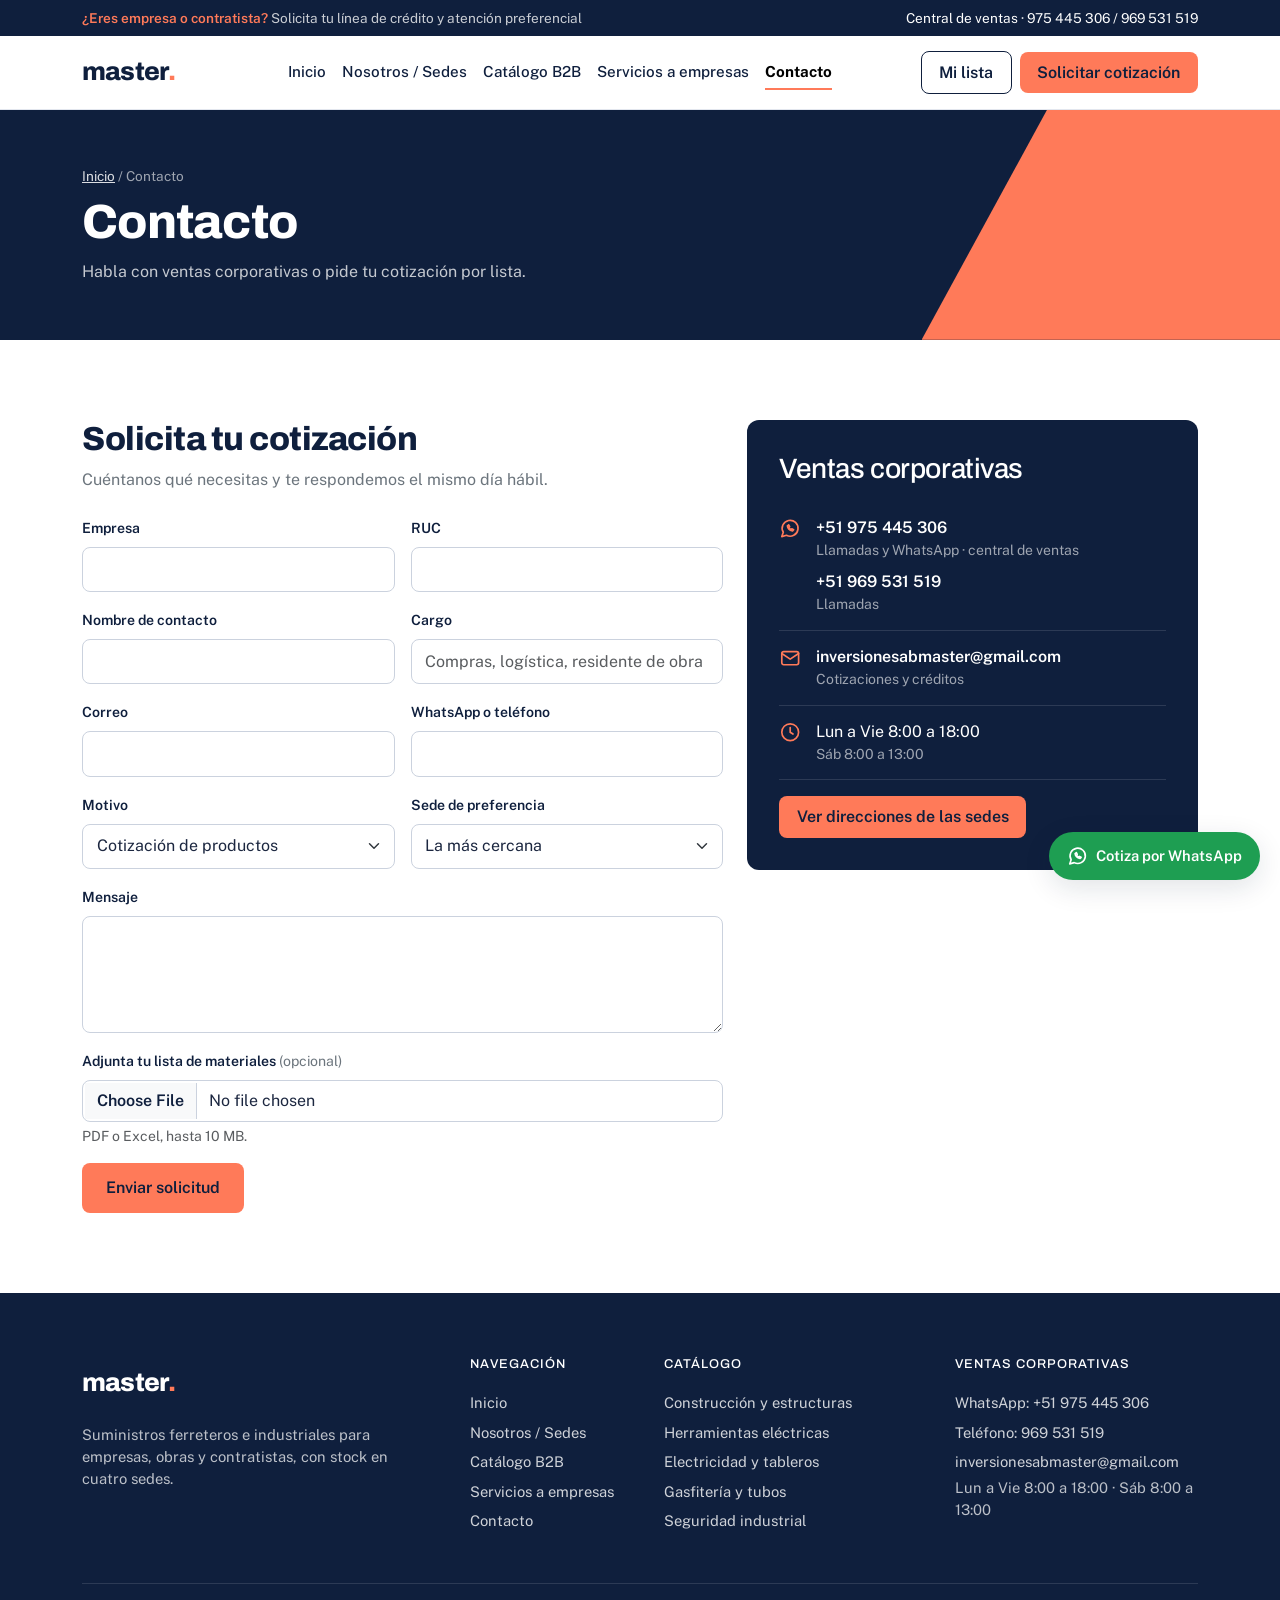
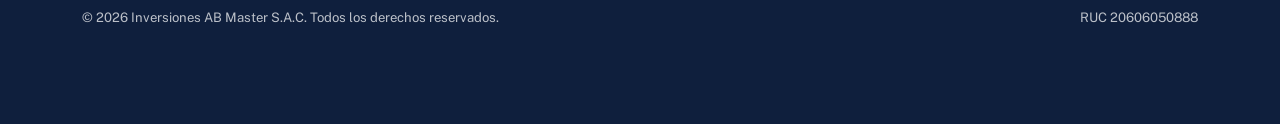
<file: contacto.html>
<!DOCTYPE html>
<html lang="es">
<head>
<meta charset="utf-8">
<meta name="viewport" content="width=device-width, initial-scale=1">
<title>Contacto | master.</title>
<meta name="description" content="Contacta a ventas corporativas de master. o solicita tu cotización por lista.">
<link rel="stylesheet" href="bootstrap/css/bootstrap.min.css">
<link rel="stylesheet" href="css/custom.css">
</head>
<body>
<div class="topbar">
  <div class="container d-flex flex-wrap justify-content-between align-items-center gap-2 py-2">
    <div class="topbar-b2b"><b>¿Eres empresa o contratista?</b> Solicita tu línea de crédito y atención preferencial</div>
    <div class="d-none d-lg-block">
      <a href="tel:+51975445306">Central de ventas · 975 445 306 / 969 531 519</a>
    </div>
  </div>
</div>
<nav class="site-nav navbar navbar-expand-lg sticky-top" aria-label="Principal">
  <div class="container">
    <a class="brand" href="index.html" aria-label="master. inicio">master<i>.</i></a>
    <button class="navbar-toggler border-0" type="button" data-bs-toggle="collapse" data-bs-target="#menu" aria-controls="menu" aria-expanded="false" aria-label="Abrir menú"><span class="navbar-toggler-icon"></span></button>
    <div class="collapse navbar-collapse" id="menu">
      <ul class="navbar-nav mx-lg-auto mb-3 mb-lg-0"><li class="nav-item"><a class="nav-link" href="index.html">Inicio</a></li><li class="nav-item"><a class="nav-link" href="sedes.html">Nosotros / Sedes</a></li><li class="nav-item"><a class="nav-link" href="catalogo.html">Catálogo B2B</a></li><li class="nav-item"><a class="nav-link" href="empresas.html">Servicios a empresas</a></li><li class="nav-item"><a class="nav-link active" href="contacto.html" aria-current="page">Contacto</a></li></ul>
      <div class="d-flex gap-2 align-items-center">
        <button class="btn btn-line" type="button" data-bs-toggle="offcanvas" data-bs-target="#quotePanel" aria-controls="quotePanel">Mi lista</button>
        <a class="btn btn-coral" href="contacto.html#cotizar">Solicitar cotización</a>
      </div>
    </div>
  </div>
</nav>
<header class="page-head">
  <div class="container">
    <div class="crumbs"><a href="index.html">Inicio</a> / Contacto</div>
    <h1>Contacto</h1>
    <p>Habla con ventas corporativas o pide tu cotización por lista.</p>
  </div>
</header>
<main id="contenido" class="section">
<div class="container">
  <div class="row g-4">
    <div class="col-lg-7" id="cotizar">
      <h2 class="mb-2">Solicita tu cotización</h2>
      <p class="text-secondary mb-4">Cuéntanos qué necesitas y te respondemos el mismo día hábil.</p>
      <form action="#" method="post" enctype="multipart/form-data"><div class="row g-3">
        <div class="col-md-6"><label class="form-label" for="c-emp">Empresa</label><input id="c-emp" name="empresa" class="form-control" required autocomplete="organization"><div class="invalid-feedback">Ingresa la razón social de tu empresa.</div></div>
        <div class="col-md-6"><label class="form-label" for="c-ruc">RUC</label><input id="c-ruc" name="ruc" class="form-control" required inputmode="numeric" pattern="[0-9]{11}" maxlength="11" title="11 dígitos"><div class="invalid-feedback">El RUC debe tener 11 dígitos.</div></div>
        <div class="col-md-6"><label class="form-label" for="c-nom">Nombre de contacto</label><input id="c-nom" name="nombre" class="form-control" required autocomplete="name"><div class="invalid-feedback">Ingresa el nombre de la persona de contacto.</div></div>
        <div class="col-md-6"><label class="form-label" for="c-cargo">Cargo</label><input id="c-cargo" name="cargo" class="form-control" placeholder="Compras, logística, residente de obra"></div>
        <div class="col-md-6"><label class="form-label" for="c-mail">Correo</label><input id="c-mail" name="correo" class="form-control" type="email" required autocomplete="email"><div class="invalid-feedback">Ingresa un correo válido.</div></div>
        <div class="col-md-6"><label class="form-label" for="c-tel">WhatsApp o teléfono</label><input id="c-tel" name="telefono" class="form-control" type="tel" required pattern="[0-9 +]{6,}" autocomplete="tel"><div class="invalid-feedback">Ingresa un WhatsApp o teléfono de contacto.</div></div>
        <div class="col-md-6"><label class="form-label" for="c-tipo">Motivo</label><select id="c-tipo" name="motivo" class="form-select"><option>Cotización de productos</option><option>Línea de crédito</option><option>Despacho a obra</option><option>Asesoría técnica</option><option>Otro</option></select></div>
        <div class="col-md-6"><label class="form-label" for="c-sede">Sede de preferencia</label><select id="c-sede" name="sede" class="form-select"><option>La más cercana</option><option>Sede Central</option><option>Sede 2</option><option>Sede 3</option><option>Sede 4</option></select></div>
        <div class="col-12"><label class="form-label" for="c-msg">Mensaje</label><textarea id="c-msg" name="mensaje" class="form-control" rows="4"></textarea></div>
        <div class="col-12"><label class="form-label" for="c-file">Adjunta tu lista de materiales <span class="fw-normal text-secondary">(opcional)</span></label><input id="c-file" name="lista" type="file" class="form-control" accept=".pdf,.xls,.xlsx,.csv"><div class="form-text">PDF o Excel, hasta 10 MB.</div></div>
        <div class="col-12"><button type="submit" class="btn btn-coral btn-lg">Enviar solicitud</button></div>
      </div></form>
    </div>
    <div class="col-lg-5">
      <div class="contact-card">
        <h2 class="h3">Ventas corporativas</h2>
        <div class="row-item mt-3"><svg class="ico" viewBox="0 0 24 24" aria-hidden="true"><path d="M3 21l1.6-4.6A8.5 8.5 0 1 1 8 19.6L3 21z"/><path d="M9 9.5c.3 2.4 2.7 4.8 5.5 5.5l1.2-1.3-2-1-.9.7c-.9-.4-1.7-1.2-2.1-2.1l.7-.9-1-2L9 9.5z"/></svg><div><a href="https://wa.me/51975445306">+51 975 445 306</a><small>Llamadas y WhatsApp · central de ventas</small><a href="tel:+51969531519">+51 969 531 519</a><small>Llamadas</small></div></div>
        <div class="row-item"><svg class="ico" viewBox="0 0 24 24" aria-hidden="true"><rect x="3" y="5" width="18" height="14" rx="2"/><path d="M3 7l9 6 9-6"/></svg><div><a href="mailto:inversionesabmaster@gmail.com">inversionesabmaster@gmail.com</a><small>Cotizaciones y créditos</small></div></div>
        <div class="row-item"><svg class="ico" viewBox="0 0 24 24" aria-hidden="true"><circle cx="12" cy="12" r="9"/><path d="M12 7v5l3 2"/></svg><div>Lun a Vie 8:00 a 18:00<small>Sáb 8:00 a 13:00</small></div></div>
        <a class="btn btn-coral mt-3" href="sedes.html">Ver direcciones de las sedes</a>
      </div>
    </div>
  </div>
</div>
</main>
<div class="offcanvas offcanvas-end" tabindex="-1" id="quotePanel" aria-labelledby="quotePanelLabel">
  <div class="offcanvas-header">
    <h2 class="offcanvas-title h5 m-0" id="quotePanelLabel">Lista de cotización</h2>
    <button type="button" class="btn-close btn-close-white" data-bs-dismiss="offcanvas" aria-label="Cerrar"></button>
  </div>
  <div class="offcanvas-body">
    <form class="d-flex flex-column h-100" action="https://api.whatsapp.com/send" method="get" target="_blank">
      <p class="text-secondary small">Escribe tu lista y envíala a ventas. Sin precios en línea: tu ejecutivo responde con la cotización formal.</p>
      <input type="hidden" name="phone" value="51975445306">
      <label class="form-label" for="qText">Productos, cantidades y datos de tu empresa</label>
      <textarea id="qText" name="text" class="form-control" rows="11" required>Hola master., quiero cotizar esta lista:
Empresa y RUC: 
Productos y cantidades:
1. 
2. 
3. 
Obra y fecha requerida: </textarea>
      <div class="form-text">Escribe un producto por línea, con su SKU o descripción y la cantidad.</div>
      <div class="mt-auto pt-4 d-grid gap-2">
        <button type="submit" class="btn btn-wa"><svg class="ico" viewBox="0 0 24 24" aria-hidden="true"><path d="M3 21l1.6-4.6A8.5 8.5 0 1 1 8 19.6L3 21z"/><path d="M9 9.5c.3 2.4 2.7 4.8 5.5 5.5l1.2-1.3-2-1-.9.7c-.9-.4-1.7-1.2-2.1-2.1l.7-.9-1-2L9 9.5z"/></svg> Enviar por WhatsApp</button>
        <a class="btn btn-line" href="mailto:inversionesabmaster@gmail.com?subject=Solicitud%20de%20cotizaci%C3%B3n"><svg class="ico" viewBox="0 0 24 24" aria-hidden="true"><rect x="3" y="5" width="18" height="14" rx="2"/><path d="M3 7l9 6 9-6"/></svg> Enviar por correo</a>
      </div>
    </form>
  </div>
</div>
<footer class="site-footer">
  <div class="container">
    <div class="row g-5">
      <div class="col-lg-4">
        <a class="brand" href="index.html">master<i>.</i></a>
        <p class="mt-3">Suministros ferreteros e industriales para empresas, obras y contratistas, con stock en cuatro sedes.</p>
      </div>
      <div class="col-6 col-lg-2"><h4>Navegación</h4><a href="index.html">Inicio</a><br><a href="sedes.html">Nosotros / Sedes</a><br><a href="catalogo.html">Catálogo B2B</a><br><a href="empresas.html">Servicios a empresas</a><br><a href="contacto.html">Contacto</a></div>
      <div class="col-6 col-lg-3"><h4>Catálogo</h4><a href="catalogo.html#construccion">Construcción y estructuras</a><br><a href="catalogo.html#herramientas">Herramientas eléctricas</a><br><a href="catalogo.html#electricidad">Electricidad y tableros</a><br><a href="catalogo.html#gasfiteria">Gasfitería y tubos</a><br><a href="catalogo.html#seguridad">Seguridad industrial</a></div>
      <div class="col-lg-3"><h4>Ventas corporativas</h4><a href="https://wa.me/51975445306">WhatsApp: +51 975 445 306</a><br><a href="tel:+51969531519">Teléfono: 969 531 519</a><br><a href="mailto:inversionesabmaster@gmail.com">inversionesabmaster@gmail.com</a><br><span>Lun a Vie 8:00 a 18:00 · Sáb 8:00 a 13:00</span></div>
    </div>
    <div class="footer-bottom d-flex flex-wrap justify-content-between gap-2"><span>© 2026 Inversiones AB Master S.A.C. Todos los derechos reservados.</span><span>RUC 20606050888</span></div>
  </div>
</footer>
<a class="wa-float" href="https://wa.me/51975445306" aria-label="Escribir por WhatsApp"><svg class="ico" viewBox="0 0 24 24" aria-hidden="true"><path d="M3 21l1.6-4.6A8.5 8.5 0 1 1 8 19.6L3 21z"/><path d="M9 9.5c.3 2.4 2.7 4.8 5.5 5.5l1.2-1.3-2-1-.9.7c-.9-.4-1.7-1.2-2.1-2.1l.7-.9-1-2L9 9.5z"/></svg><span>Cotiza por WhatsApp</span></a>
<script src="bootstrap/js/bootstrap.bundle.min.js"></script>
</body>
</html>
</file>
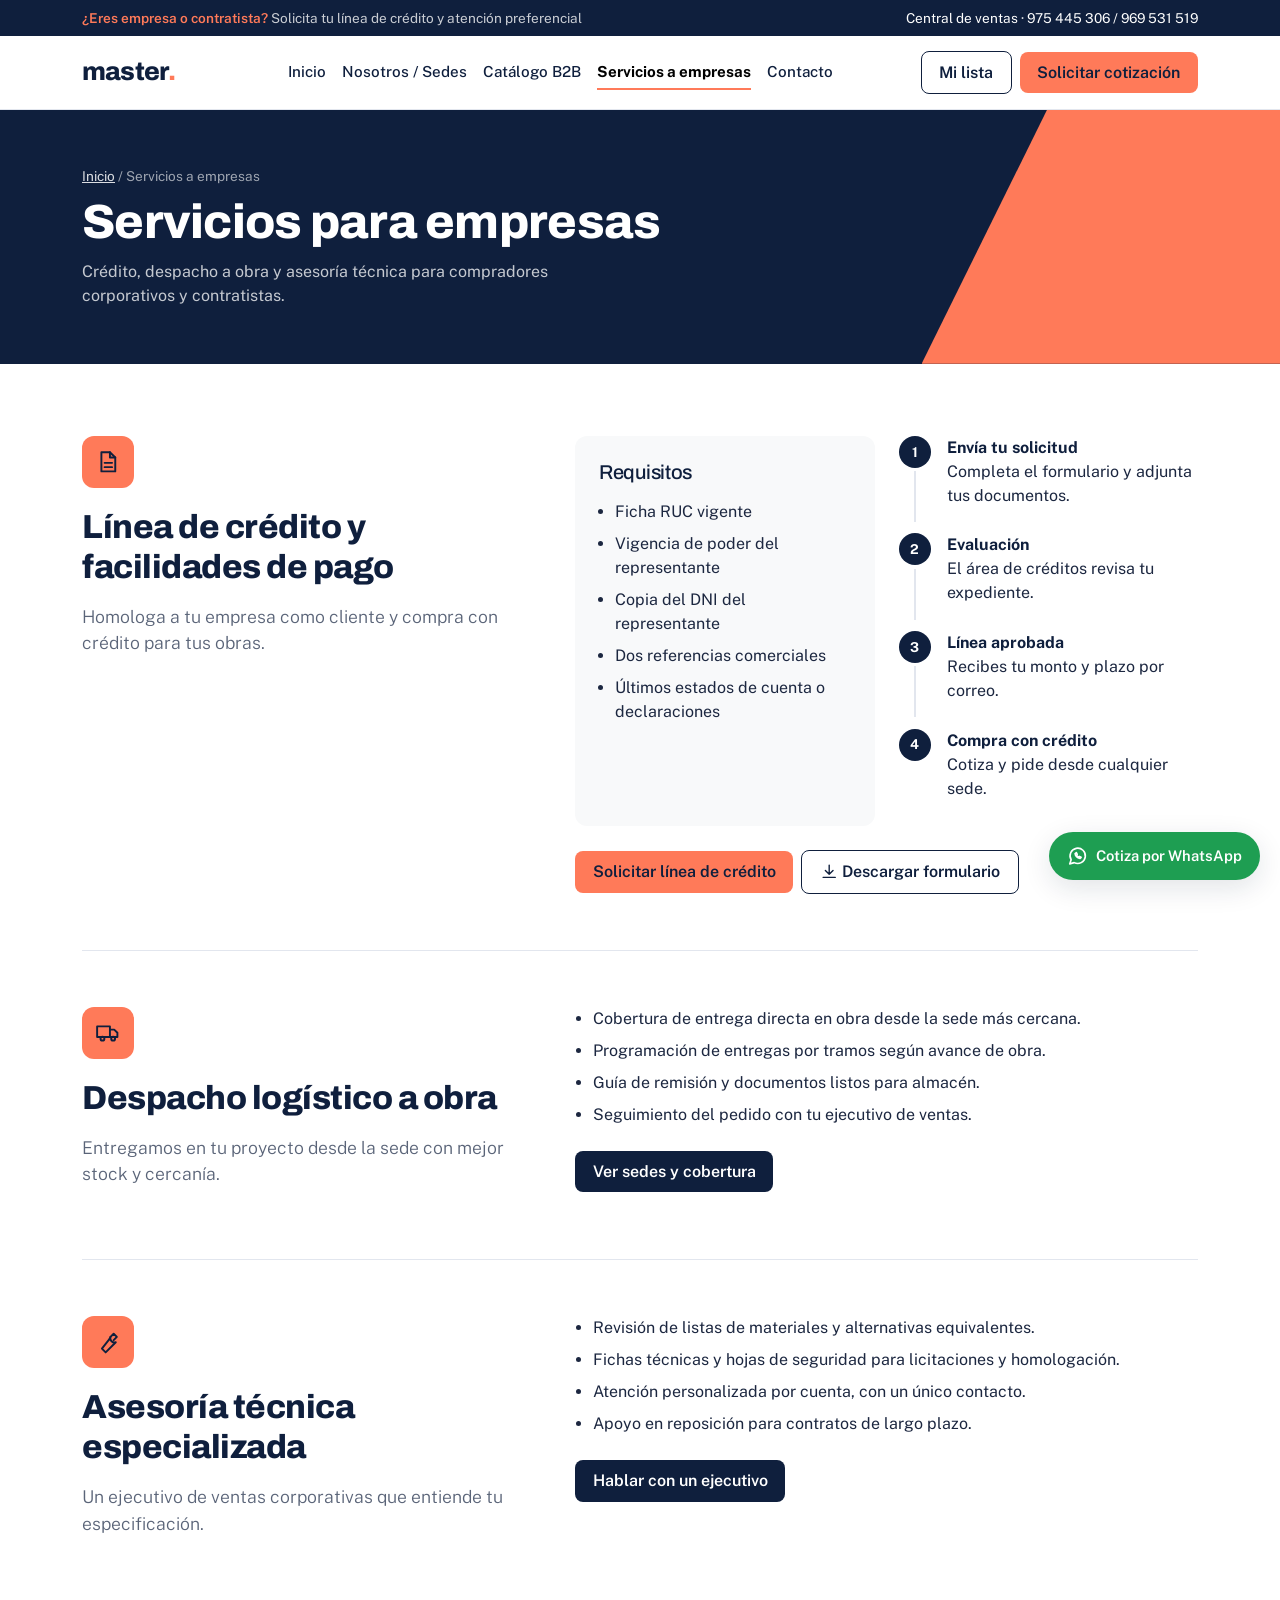
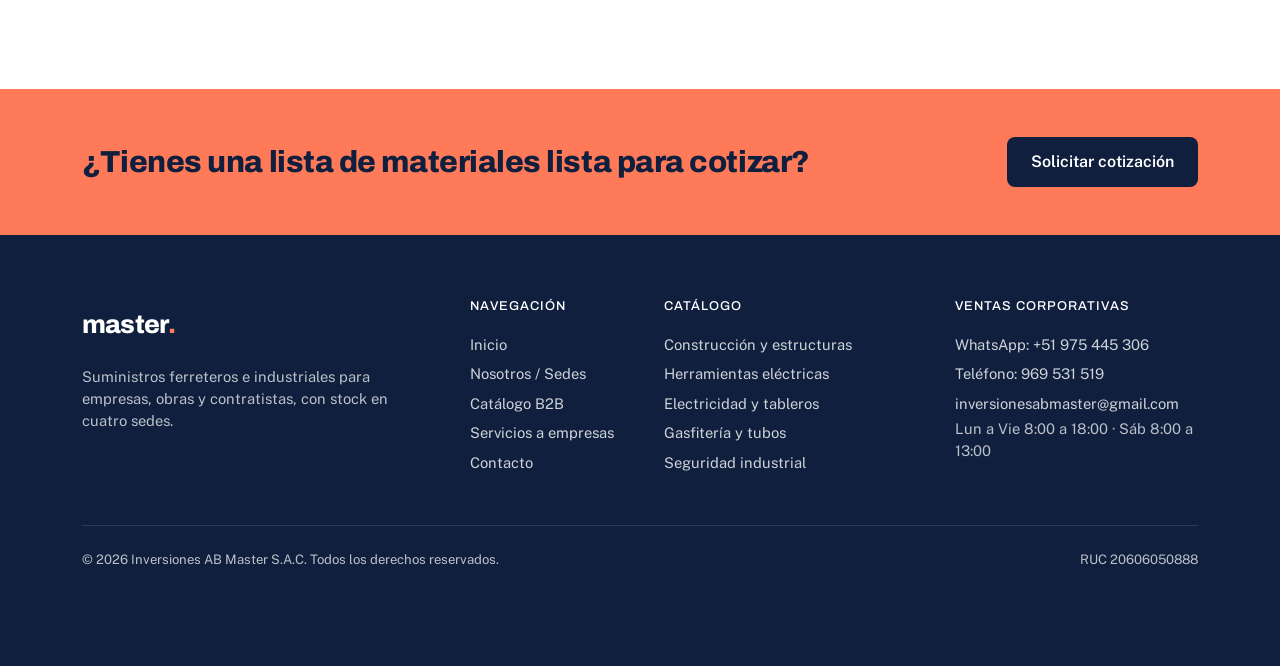
<file: empresas.html>
<!DOCTYPE html>
<html lang="es">
<head>
<meta charset="utf-8">
<meta name="viewport" content="width=device-width, initial-scale=1">
<title>Servicios para empresas | master.</title>
<meta name="description" content="Línea de crédito, despacho a obra y asesoría técnica para empresas y contratistas.">
<link rel="stylesheet" href="bootstrap/css/bootstrap.min.css">
<link rel="stylesheet" href="css/custom.css">
</head>
<body>
<div class="topbar">
  <div class="container d-flex flex-wrap justify-content-between align-items-center gap-2 py-2">
    <div class="topbar-b2b"><b>¿Eres empresa o contratista?</b> Solicita tu línea de crédito y atención preferencial</div>
    <div class="d-none d-lg-block">
      <a href="tel:+51975445306">Central de ventas · 975 445 306 / 969 531 519</a>
    </div>
  </div>
</div>
<nav class="site-nav navbar navbar-expand-lg sticky-top" aria-label="Principal">
  <div class="container">
    <a class="brand" href="index.html" aria-label="master. inicio">master<i>.</i></a>
    <button class="navbar-toggler border-0" type="button" data-bs-toggle="collapse" data-bs-target="#menu" aria-controls="menu" aria-expanded="false" aria-label="Abrir menú"><span class="navbar-toggler-icon"></span></button>
    <div class="collapse navbar-collapse" id="menu">
      <ul class="navbar-nav mx-lg-auto mb-3 mb-lg-0"><li class="nav-item"><a class="nav-link" href="index.html">Inicio</a></li><li class="nav-item"><a class="nav-link" href="sedes.html">Nosotros / Sedes</a></li><li class="nav-item"><a class="nav-link" href="catalogo.html">Catálogo B2B</a></li><li class="nav-item"><a class="nav-link active" href="empresas.html" aria-current="page">Servicios a empresas</a></li><li class="nav-item"><a class="nav-link" href="contacto.html">Contacto</a></li></ul>
      <div class="d-flex gap-2 align-items-center">
        <button class="btn btn-line" type="button" data-bs-toggle="offcanvas" data-bs-target="#quotePanel" aria-controls="quotePanel">Mi lista</button>
        <a class="btn btn-coral" href="contacto.html#cotizar">Solicitar cotización</a>
      </div>
    </div>
  </div>
</nav>
<header class="page-head">
  <div class="container">
    <div class="crumbs"><a href="index.html">Inicio</a> / Servicios a empresas</div>
    <h1>Servicios para empresas</h1>
    <p>Crédito, despacho a obra y asesoría técnica para compradores corporativos y contratistas.</p>
  </div>
</header>
<main id="contenido" class="section pt-3">
<div class="container">
  <section class="svc" id="credito">
    <div><div class="svc-ico"><svg class="ico" viewBox="0 0 24 24" aria-hidden="true"><path d="M6 3h8l5 5v13H6z"/><path d="M14 3v5h5M9 13h7M9 17h7"/></svg></div><h2>Línea de crédito y facilidades de pago</h2><p class="lead mt-3">Homologa a tu empresa como cliente y compra con crédito para tus obras.</p></div>
    <div class="row g-4">
      <div class="col-md-6"><div class="reqs"><h3 class="h5 mb-3">Requisitos</h3><ul class="mb-0 ps-3"><li>Ficha RUC vigente</li><li>Vigencia de poder del representante</li><li>Copia del DNI del representante</li><li>Dos referencias comerciales</li><li>Últimos estados de cuenta o declaraciones</li></ul></div></div>
      <div class="col-md-6"><ol class="steps"><li><b>Envía tu solicitud</b>Completa el formulario y adjunta tus documentos.</li><li><b>Evaluación</b>El área de créditos revisa tu expediente.</li><li><b>Línea aprobada</b>Recibes tu monto y plazo por correo.</li><li><b>Compra con crédito</b>Cotiza y pide desde cualquier sede.</li></ol></div>
      <div class="col-12"><a class="btn btn-coral" href="contacto.html#cotizar">Solicitar línea de crédito</a> <a class="btn btn-line ms-1" href="assets/docs/formulario-credito.pdf"><svg class="ico" viewBox="0 0 24 24" aria-hidden="true"><path d="M12 4v12M7 11l5 5 5-5M4 20h16"/></svg> Descargar formulario</a></div>
    </div>
  </section>
  <section class="svc" id="despacho">
    <div><div class="svc-ico"><svg class="ico" viewBox="0 0 24 24" aria-hidden="true"><path d="M2 6h12v10H2zM14 9h4l3 3v4h-7"/><circle cx="7" cy="17.5" r="1.8"/><circle cx="17" cy="17.5" r="1.8"/></svg></div><h2>Despacho logístico a obra</h2><p class="lead mt-3">Entregamos en tu proyecto desde la sede con mejor stock y cercanía.</p></div>
    <div><ul><li>Cobertura de entrega directa en obra desde la sede más cercana.</li><li>Programación de entregas por tramos según avance de obra.</li><li>Guía de remisión y documentos listos para almacén.</li><li>Seguimiento del pedido con tu ejecutivo de ventas.</li></ul><a class="btn btn-navy mt-2" href="sedes.html">Ver sedes y cobertura</a></div>
  </section>
  <section class="svc" id="asesoria">
    <div><div class="svc-ico"><svg class="ico" viewBox="0 0 24 24" aria-hidden="true"><path d="M14.5 6.5a4 4 0 0 0 5 5L10 21l-3.5-3.5 7-9z"/><path d="M14.5 6.5l3-3 3 3-3 3"/></svg></div><h2>Asesoría técnica especializada</h2><p class="lead mt-3">Un ejecutivo de ventas corporativas que entiende tu especificación.</p></div>
    <div><ul><li>Revisión de listas de materiales y alternativas equivalentes.</li><li>Fichas técnicas y hojas de seguridad para licitaciones y homologación.</li><li>Atención personalizada por cuenta, con un único contacto.</li><li>Apoyo en reposición para contratos de largo plazo.</li></ul><a class="btn btn-navy mt-2" href="contacto.html">Hablar con un ejecutivo</a></div>
  </section>
</div>
</main>
<section class="cta-band"><div class="container d-flex flex-wrap justify-content-between align-items-center gap-3"><h2>¿Tienes una lista de materiales lista para cotizar?</h2><a class="btn btn-navy btn-lg" href="contacto.html#cotizar">Solicitar cotización</a></div></section>
<div class="offcanvas offcanvas-end" tabindex="-1" id="quotePanel" aria-labelledby="quotePanelLabel">
  <div class="offcanvas-header">
    <h2 class="offcanvas-title h5 m-0" id="quotePanelLabel">Lista de cotización</h2>
    <button type="button" class="btn-close btn-close-white" data-bs-dismiss="offcanvas" aria-label="Cerrar"></button>
  </div>
  <div class="offcanvas-body">
    <form class="d-flex flex-column h-100" action="https://api.whatsapp.com/send" method="get" target="_blank">
      <p class="text-secondary small">Escribe tu lista y envíala a ventas. Sin precios en línea: tu ejecutivo responde con la cotización formal.</p>
      <input type="hidden" name="phone" value="51975445306">
      <label class="form-label" for="qText">Productos, cantidades y datos de tu empresa</label>
      <textarea id="qText" name="text" class="form-control" rows="11" required>Hola master., quiero cotizar esta lista:
Empresa y RUC: 
Productos y cantidades:
1. 
2. 
3. 
Obra y fecha requerida: </textarea>
      <div class="form-text">Escribe un producto por línea, con su SKU o descripción y la cantidad.</div>
      <div class="mt-auto pt-4 d-grid gap-2">
        <button type="submit" class="btn btn-wa"><svg class="ico" viewBox="0 0 24 24" aria-hidden="true"><path d="M3 21l1.6-4.6A8.5 8.5 0 1 1 8 19.6L3 21z"/><path d="M9 9.5c.3 2.4 2.7 4.8 5.5 5.5l1.2-1.3-2-1-.9.7c-.9-.4-1.7-1.2-2.1-2.1l.7-.9-1-2L9 9.5z"/></svg> Enviar por WhatsApp</button>
        <a class="btn btn-line" href="mailto:inversionesabmaster@gmail.com?subject=Solicitud%20de%20cotizaci%C3%B3n"><svg class="ico" viewBox="0 0 24 24" aria-hidden="true"><rect x="3" y="5" width="18" height="14" rx="2"/><path d="M3 7l9 6 9-6"/></svg> Enviar por correo</a>
      </div>
    </form>
  </div>
</div>
<footer class="site-footer">
  <div class="container">
    <div class="row g-5">
      <div class="col-lg-4">
        <a class="brand" href="index.html">master<i>.</i></a>
        <p class="mt-3">Suministros ferreteros e industriales para empresas, obras y contratistas, con stock en cuatro sedes.</p>
      </div>
      <div class="col-6 col-lg-2"><h4>Navegación</h4><a href="index.html">Inicio</a><br><a href="sedes.html">Nosotros / Sedes</a><br><a href="catalogo.html">Catálogo B2B</a><br><a href="empresas.html">Servicios a empresas</a><br><a href="contacto.html">Contacto</a></div>
      <div class="col-6 col-lg-3"><h4>Catálogo</h4><a href="catalogo.html#construccion">Construcción y estructuras</a><br><a href="catalogo.html#herramientas">Herramientas eléctricas</a><br><a href="catalogo.html#electricidad">Electricidad y tableros</a><br><a href="catalogo.html#gasfiteria">Gasfitería y tubos</a><br><a href="catalogo.html#seguridad">Seguridad industrial</a></div>
      <div class="col-lg-3"><h4>Ventas corporativas</h4><a href="https://wa.me/51975445306">WhatsApp: +51 975 445 306</a><br><a href="tel:+51969531519">Teléfono: 969 531 519</a><br><a href="mailto:inversionesabmaster@gmail.com">inversionesabmaster@gmail.com</a><br><span>Lun a Vie 8:00 a 18:00 · Sáb 8:00 a 13:00</span></div>
    </div>
    <div class="footer-bottom d-flex flex-wrap justify-content-between gap-2"><span>© 2026 Inversiones AB Master S.A.C. Todos los derechos reservados.</span><span>RUC 20606050888</span></div>
  </div>
</footer>
<a class="wa-float" href="https://wa.me/51975445306" aria-label="Escribir por WhatsApp"><svg class="ico" viewBox="0 0 24 24" aria-hidden="true"><path d="M3 21l1.6-4.6A8.5 8.5 0 1 1 8 19.6L3 21z"/><path d="M9 9.5c.3 2.4 2.7 4.8 5.5 5.5l1.2-1.3-2-1-.9.7c-.9-.4-1.7-1.2-2.1-2.1l.7-.9-1-2L9 9.5z"/></svg><span>Cotiza por WhatsApp</span></a>
<script src="bootstrap/js/bootstrap.bundle.min.js"></script>
</body>
</html>
</file>
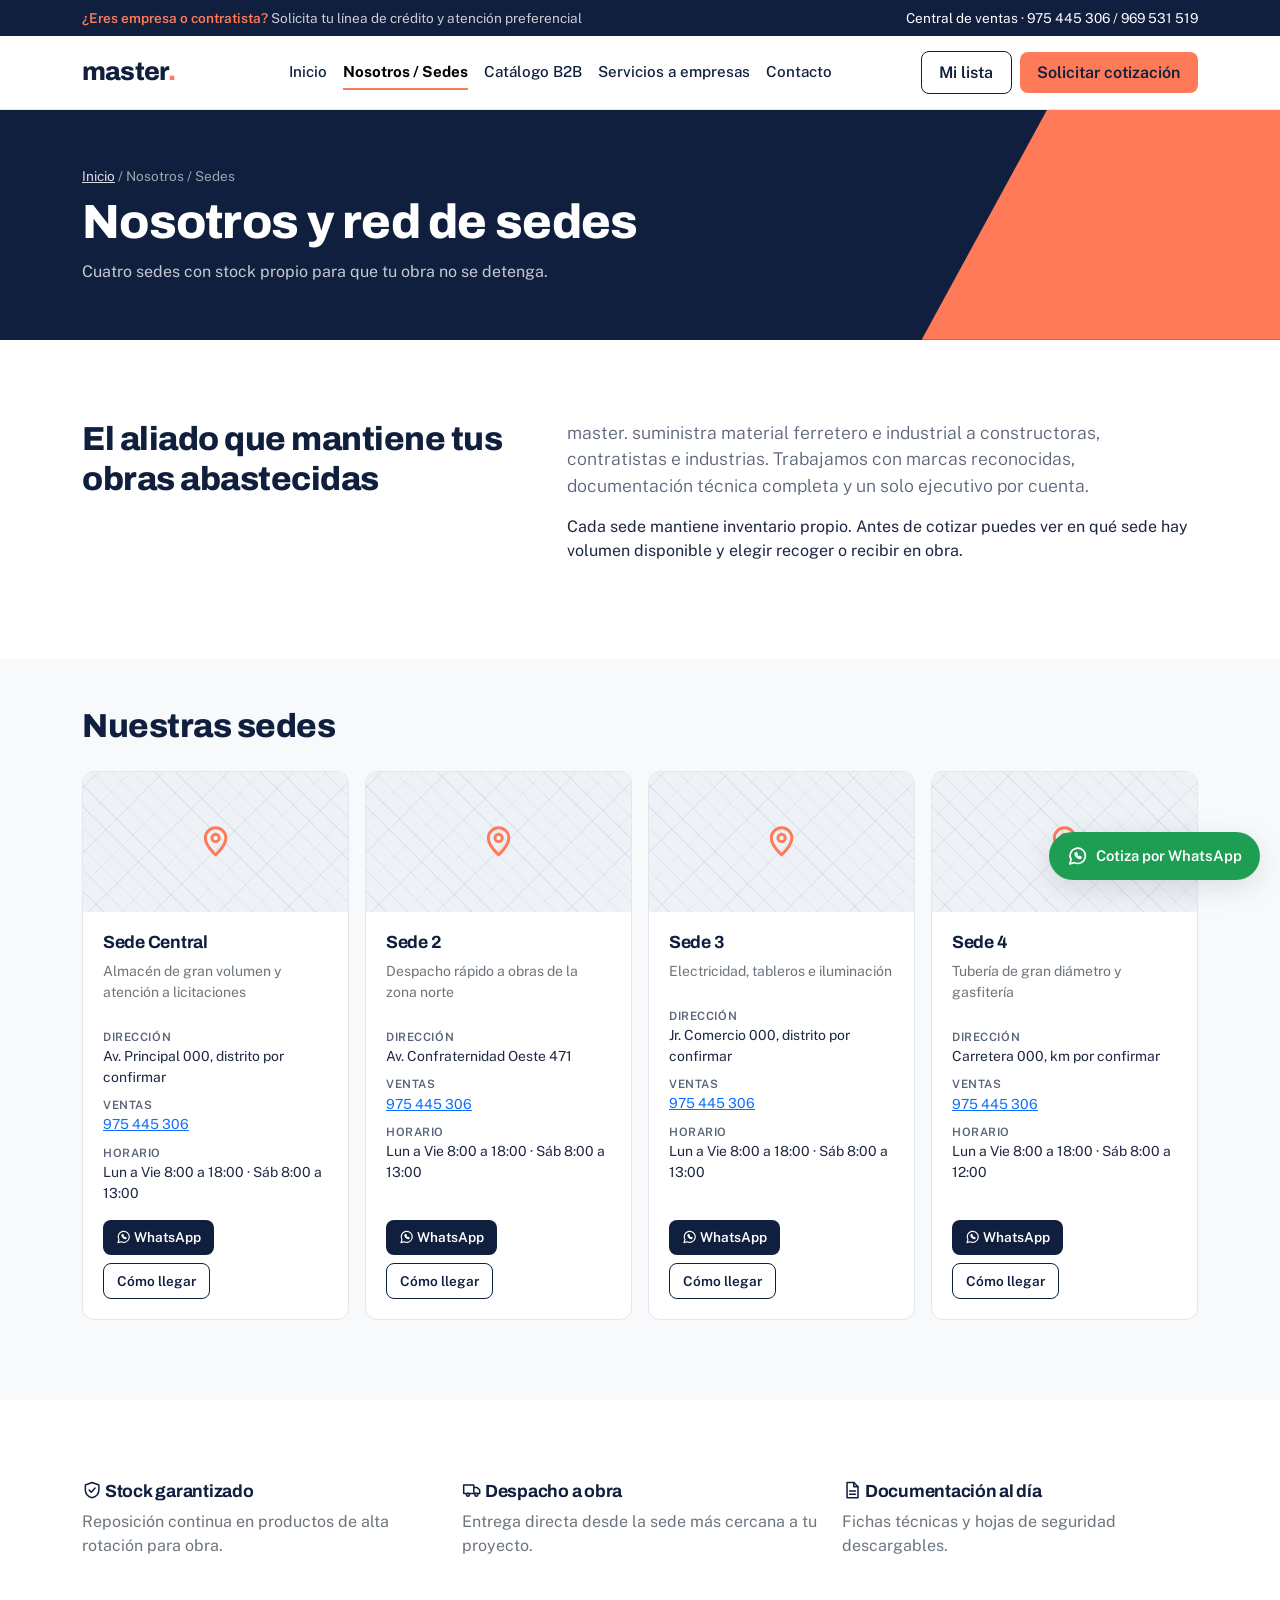
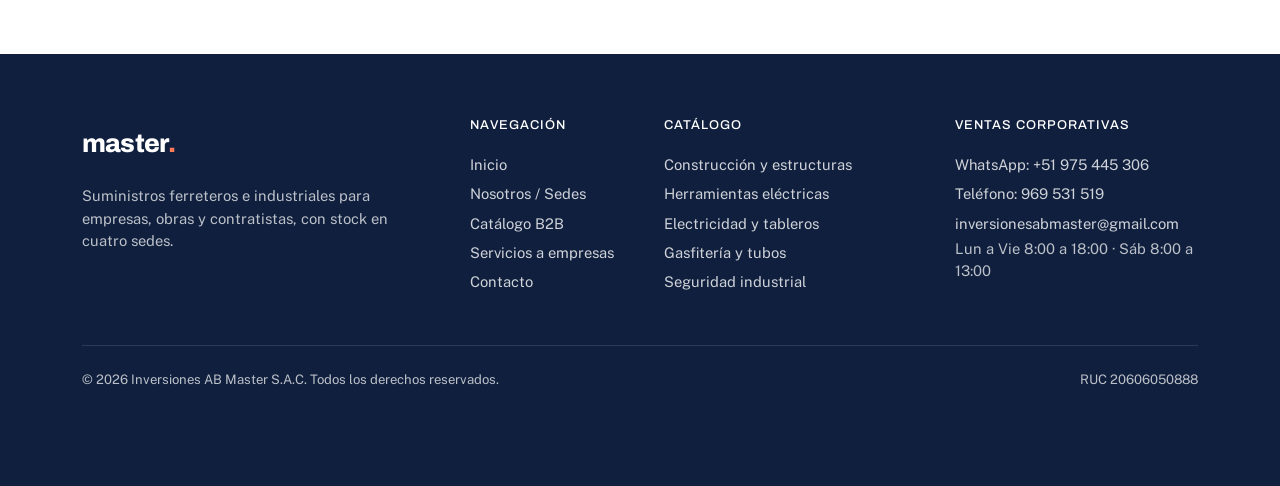
<file: sedes.html>
<!DOCTYPE html>
<html lang="es">
<head>
<meta charset="utf-8">
<meta name="viewport" content="width=device-width, initial-scale=1">
<title>Nosotros y sedes | master.</title>
<meta name="description" content="Conoce las 4 sedes de master. con dirección, teléfono de ventas corporativas y ubicación.">
<link rel="stylesheet" href="bootstrap/css/bootstrap.min.css">
<link rel="stylesheet" href="css/custom.css">
</head>
<body>
<div class="topbar">
  <div class="container d-flex flex-wrap justify-content-between align-items-center gap-2 py-2">
    <div class="topbar-b2b"><b>¿Eres empresa o contratista?</b> Solicita tu línea de crédito y atención preferencial</div>
    <div class="d-none d-lg-block">
      <a href="tel:+51975445306">Central de ventas · 975 445 306 / 969 531 519</a>
    </div>
  </div>
</div>
<nav class="site-nav navbar navbar-expand-lg sticky-top" aria-label="Principal">
  <div class="container">
    <a class="brand" href="index.html" aria-label="master. inicio">master<i>.</i></a>
    <button class="navbar-toggler border-0" type="button" data-bs-toggle="collapse" data-bs-target="#menu" aria-controls="menu" aria-expanded="false" aria-label="Abrir menú"><span class="navbar-toggler-icon"></span></button>
    <div class="collapse navbar-collapse" id="menu">
      <ul class="navbar-nav mx-lg-auto mb-3 mb-lg-0"><li class="nav-item"><a class="nav-link" href="index.html">Inicio</a></li><li class="nav-item"><a class="nav-link active" href="sedes.html" aria-current="page">Nosotros / Sedes</a></li><li class="nav-item"><a class="nav-link" href="catalogo.html">Catálogo B2B</a></li><li class="nav-item"><a class="nav-link" href="empresas.html">Servicios a empresas</a></li><li class="nav-item"><a class="nav-link" href="contacto.html">Contacto</a></li></ul>
      <div class="d-flex gap-2 align-items-center">
        <button class="btn btn-line" type="button" data-bs-toggle="offcanvas" data-bs-target="#quotePanel" aria-controls="quotePanel">Mi lista</button>
        <a class="btn btn-coral" href="contacto.html#cotizar">Solicitar cotización</a>
      </div>
    </div>
  </div>
</nav>
<header class="page-head">
  <div class="container">
    <div class="crumbs"><a href="index.html">Inicio</a> / Nosotros / Sedes</div>
    <h1>Nosotros y red de sedes</h1>
    <p>Cuatro sedes con stock propio para que tu obra no se detenga.</p>
  </div>
</header>
<main id="contenido">
<section class="section">
  <div class="container">
    <div class="row g-5 align-items-start">
      <div class="col-lg-5"><h2>El aliado que mantiene tus obras abastecidas</h2></div>
      <div class="col-lg-7"><p class="lead">master. suministra material ferretero e industrial a constructoras, contratistas e industrias. Trabajamos con marcas reconocidas, documentación técnica completa y un solo ejecutivo por cuenta.</p><p>Cada sede mantiene inventario propio. Antes de cotizar puedes ver en qué sede hay volumen disponible y elegir recoger o recibir en obra.</p></div>
    </div>
  </div>
</section>
<section class="section section-gray pt-5">
  <div class="container">
    <h2 class="mb-4">Nuestras sedes</h2>
    <div class="row g-3"><div class="col-md-6 col-xl-3"><article class="sede">
  <div class="sede-map" role="img" aria-label="Mapa de Sede Central"><svg class="ico" viewBox="0 0 24 24" aria-hidden="true"><path d="M12 21s7-6.2 7-11.5A7 7 0 0 0 5 9.5C5 14.8 12 21 12 21z"/><circle cx="12" cy="9.5" r="2.5"/></svg></div>
  <div class="sede-body">
    <h3>Sede Central</h3><p class="m-0 small text-secondary">Almacén de gran volumen y atención a licitaciones</p>
    <dl><dt>Dirección</dt><dd>Av. Principal 000, distrito por confirmar</dd><dt>Ventas</dt><dd><a href="tel:+51975445306">975 445 306</a></dd><dt>Horario</dt><dd>Lun a Vie 8:00 a 18:00 · Sáb 8:00 a 13:00</dd></dl>
    <div class="sede-actions"><a class="btn btn-navy" href="https://wa.me/51975445306"><svg class="ico" viewBox="0 0 24 24" aria-hidden="true"><path d="M3 21l1.6-4.6A8.5 8.5 0 1 1 8 19.6L3 21z"/><path d="M9 9.5c.3 2.4 2.7 4.8 5.5 5.5l1.2-1.3-2-1-.9.7c-.9-.4-1.7-1.2-2.1-2.1l.7-.9-1-2L9 9.5z"/></svg> WhatsApp</a><a class="btn btn-line" href="#">Cómo llegar</a></div>
  </div></article></div><div class="col-md-6 col-xl-3"><article class="sede">
  <div class="sede-map" role="img" aria-label="Mapa de Sede 2"><svg class="ico" viewBox="0 0 24 24" aria-hidden="true"><path d="M12 21s7-6.2 7-11.5A7 7 0 0 0 5 9.5C5 14.8 12 21 12 21z"/><circle cx="12" cy="9.5" r="2.5"/></svg></div>
  <div class="sede-body">
    <h3>Sede 2</h3><p class="m-0 small text-secondary">Despacho rápido a obras de la zona norte</p>
    <dl><dt>Dirección</dt><dd>Av. Confraternidad Oeste 471</dd><dt>Ventas</dt><dd><a href="tel:+51975445306">975 445 306</a></dd><dt>Horario</dt><dd>Lun a Vie 8:00 a 18:00 · Sáb 8:00 a 13:00</dd></dl>
    <div class="sede-actions"><a class="btn btn-navy" href="https://wa.me/51975445306"><svg class="ico" viewBox="0 0 24 24" aria-hidden="true"><path d="M3 21l1.6-4.6A8.5 8.5 0 1 1 8 19.6L3 21z"/><path d="M9 9.5c.3 2.4 2.7 4.8 5.5 5.5l1.2-1.3-2-1-.9.7c-.9-.4-1.7-1.2-2.1-2.1l.7-.9-1-2L9 9.5z"/></svg> WhatsApp</a><a class="btn btn-line" href="#">Cómo llegar</a></div>
  </div></article></div><div class="col-md-6 col-xl-3"><article class="sede">
  <div class="sede-map" role="img" aria-label="Mapa de Sede 3"><svg class="ico" viewBox="0 0 24 24" aria-hidden="true"><path d="M12 21s7-6.2 7-11.5A7 7 0 0 0 5 9.5C5 14.8 12 21 12 21z"/><circle cx="12" cy="9.5" r="2.5"/></svg></div>
  <div class="sede-body">
    <h3>Sede 3</h3><p class="m-0 small text-secondary">Electricidad, tableros e iluminación</p>
    <dl><dt>Dirección</dt><dd>Jr. Comercio 000, distrito por confirmar</dd><dt>Ventas</dt><dd><a href="tel:+51975445306">975 445 306</a></dd><dt>Horario</dt><dd>Lun a Vie 8:00 a 18:00 · Sáb 8:00 a 13:00</dd></dl>
    <div class="sede-actions"><a class="btn btn-navy" href="https://wa.me/51975445306"><svg class="ico" viewBox="0 0 24 24" aria-hidden="true"><path d="M3 21l1.6-4.6A8.5 8.5 0 1 1 8 19.6L3 21z"/><path d="M9 9.5c.3 2.4 2.7 4.8 5.5 5.5l1.2-1.3-2-1-.9.7c-.9-.4-1.7-1.2-2.1-2.1l.7-.9-1-2L9 9.5z"/></svg> WhatsApp</a><a class="btn btn-line" href="#">Cómo llegar</a></div>
  </div></article></div><div class="col-md-6 col-xl-3"><article class="sede">
  <div class="sede-map" role="img" aria-label="Mapa de Sede 4"><svg class="ico" viewBox="0 0 24 24" aria-hidden="true"><path d="M12 21s7-6.2 7-11.5A7 7 0 0 0 5 9.5C5 14.8 12 21 12 21z"/><circle cx="12" cy="9.5" r="2.5"/></svg></div>
  <div class="sede-body">
    <h3>Sede 4</h3><p class="m-0 small text-secondary">Tubería de gran diámetro y gasfitería</p>
    <dl><dt>Dirección</dt><dd>Carretera 000, km por confirmar</dd><dt>Ventas</dt><dd><a href="tel:+51975445306">975 445 306</a></dd><dt>Horario</dt><dd>Lun a Vie 8:00 a 18:00 · Sáb 8:00 a 12:00</dd></dl>
    <div class="sede-actions"><a class="btn btn-navy" href="https://wa.me/51975445306"><svg class="ico" viewBox="0 0 24 24" aria-hidden="true"><path d="M3 21l1.6-4.6A8.5 8.5 0 1 1 8 19.6L3 21z"/><path d="M9 9.5c.3 2.4 2.7 4.8 5.5 5.5l1.2-1.3-2-1-.9.7c-.9-.4-1.7-1.2-2.1-2.1l.7-.9-1-2L9 9.5z"/></svg> WhatsApp</a><a class="btn btn-line" href="#">Cómo llegar</a></div>
  </div></article></div></div>
  </div>
</section>
<section class="section"><div class="container">
  <div class="row g-4">
    <div class="col-md-4"><h3><svg class="ico" viewBox="0 0 24 24" aria-hidden="true"><path d="M12 3l8 3v6c0 5-3.4 8-8 9-4.6-1-8-4-8-9V6z"/><path d="M8.5 12l2.5 2.5 4.5-5"/></svg> Stock garantizado</h3><p class="mt-2 text-secondary">Reposición continua en productos de alta rotación para obra.</p></div>
    <div class="col-md-4"><h3><svg class="ico" viewBox="0 0 24 24" aria-hidden="true"><path d="M2 6h12v10H2zM14 9h4l3 3v4h-7"/><circle cx="7" cy="17.5" r="1.8"/><circle cx="17" cy="17.5" r="1.8"/></svg> Despacho a obra</h3><p class="mt-2 text-secondary">Entrega directa desde la sede más cercana a tu proyecto.</p></div>
    <div class="col-md-4"><h3><svg class="ico" viewBox="0 0 24 24" aria-hidden="true"><path d="M6 3h8l5 5v13H6z"/><path d="M14 3v5h5M9 13h7M9 17h7"/></svg> Documentación al día</h3><p class="mt-2 text-secondary">Fichas técnicas y hojas de seguridad descargables.</p></div>
  </div>
</div></section>
</main>
<div class="offcanvas offcanvas-end" tabindex="-1" id="quotePanel" aria-labelledby="quotePanelLabel">
  <div class="offcanvas-header">
    <h2 class="offcanvas-title h5 m-0" id="quotePanelLabel">Lista de cotización</h2>
    <button type="button" class="btn-close btn-close-white" data-bs-dismiss="offcanvas" aria-label="Cerrar"></button>
  </div>
  <div class="offcanvas-body">
    <form class="d-flex flex-column h-100" action="https://api.whatsapp.com/send" method="get" target="_blank">
      <p class="text-secondary small">Escribe tu lista y envíala a ventas. Sin precios en línea: tu ejecutivo responde con la cotización formal.</p>
      <input type="hidden" name="phone" value="51975445306">
      <label class="form-label" for="qText">Productos, cantidades y datos de tu empresa</label>
      <textarea id="qText" name="text" class="form-control" rows="11" required>Hola master., quiero cotizar esta lista:
Empresa y RUC: 
Productos y cantidades:
1. 
2. 
3. 
Obra y fecha requerida: </textarea>
      <div class="form-text">Escribe un producto por línea, con su SKU o descripción y la cantidad.</div>
      <div class="mt-auto pt-4 d-grid gap-2">
        <button type="submit" class="btn btn-wa"><svg class="ico" viewBox="0 0 24 24" aria-hidden="true"><path d="M3 21l1.6-4.6A8.5 8.5 0 1 1 8 19.6L3 21z"/><path d="M9 9.5c.3 2.4 2.7 4.8 5.5 5.5l1.2-1.3-2-1-.9.7c-.9-.4-1.7-1.2-2.1-2.1l.7-.9-1-2L9 9.5z"/></svg> Enviar por WhatsApp</button>
        <a class="btn btn-line" href="mailto:inversionesabmaster@gmail.com?subject=Solicitud%20de%20cotizaci%C3%B3n"><svg class="ico" viewBox="0 0 24 24" aria-hidden="true"><rect x="3" y="5" width="18" height="14" rx="2"/><path d="M3 7l9 6 9-6"/></svg> Enviar por correo</a>
      </div>
    </form>
  </div>
</div>
<footer class="site-footer">
  <div class="container">
    <div class="row g-5">
      <div class="col-lg-4">
        <a class="brand" href="index.html">master<i>.</i></a>
        <p class="mt-3">Suministros ferreteros e industriales para empresas, obras y contratistas, con stock en cuatro sedes.</p>
      </div>
      <div class="col-6 col-lg-2"><h4>Navegación</h4><a href="index.html">Inicio</a><br><a href="sedes.html">Nosotros / Sedes</a><br><a href="catalogo.html">Catálogo B2B</a><br><a href="empresas.html">Servicios a empresas</a><br><a href="contacto.html">Contacto</a></div>
      <div class="col-6 col-lg-3"><h4>Catálogo</h4><a href="catalogo.html#construccion">Construcción y estructuras</a><br><a href="catalogo.html#herramientas">Herramientas eléctricas</a><br><a href="catalogo.html#electricidad">Electricidad y tableros</a><br><a href="catalogo.html#gasfiteria">Gasfitería y tubos</a><br><a href="catalogo.html#seguridad">Seguridad industrial</a></div>
      <div class="col-lg-3"><h4>Ventas corporativas</h4><a href="https://wa.me/51975445306">WhatsApp: +51 975 445 306</a><br><a href="tel:+51969531519">Teléfono: 969 531 519</a><br><a href="mailto:inversionesabmaster@gmail.com">inversionesabmaster@gmail.com</a><br><span>Lun a Vie 8:00 a 18:00 · Sáb 8:00 a 13:00</span></div>
    </div>
    <div class="footer-bottom d-flex flex-wrap justify-content-between gap-2"><span>© 2026 Inversiones AB Master S.A.C. Todos los derechos reservados.</span><span>RUC 20606050888</span></div>
  </div>
</footer>
<a class="wa-float" href="https://wa.me/51975445306" aria-label="Escribir por WhatsApp"><svg class="ico" viewBox="0 0 24 24" aria-hidden="true"><path d="M3 21l1.6-4.6A8.5 8.5 0 1 1 8 19.6L3 21z"/><path d="M9 9.5c.3 2.4 2.7 4.8 5.5 5.5l1.2-1.3-2-1-.9.7c-.9-.4-1.7-1.2-2.1-2.1l.7-.9-1-2L9 9.5z"/></svg><span>Cotiza por WhatsApp</span></a>
<script src="bootstrap/js/bootstrap.bundle.min.js"></script>
</body>
</html>
</file>
<file: css/custom.css>
/* =========================================================
   master. — estilos propios
   1. Variables y base
   2. Componentes del sitio
   3. Animaciones (solo CSS; los componentes son de Bootstrap)
   ========================================================= */
@import url("https://fonts.googleapis.com/css2?family=Archivo:wght@600;700;800&family=Public+Sans:wght@400;500;600;700&display=swap");

/* ---------- 1. Variables y base ---------- */
:root {
  --master-blue: #0F1F3D;   /* Azul master: títulos y fondos */
  --master-coral: #FF7A59;  /* Coral: llamadas a la acción */
  --master-coral-dark: #F0603D;
  --master-gray: #F8F9FA;   /* Gris base: fondos de apoyo */
  --master-steel: #31476F;  /* Azul acero: detalles e íconos */
  --master-text: #1C2740;
  --master-muted: #5A6478;
  --master-line: #E2E6EE;
  --master-wa: #1E9E52;
  --master-wa-dark: #178544;
  --radius: 12px;
  --shadow-sm: 0 1px 2px rgba(15, 31, 61, .06), 0 2px 8px rgba(15, 31, 61, .05);
  --shadow-md: 0 8px 28px rgba(15, 31, 61, .12);
  --shadow-lg: 0 18px 48px rgba(15, 31, 61, .22);
  --ease-out: cubic-bezier(.22, 1, .36, 1);

  --bs-body-font-family: "Public Sans", system-ui, -apple-system, "Segoe UI", sans-serif;
  --bs-body-color: var(--master-text);
  --bs-link-color: var(--master-steel);
  --bs-link-hover-color: var(--master-blue);
}

html { scroll-behavior: smooth; }
body { background: #fff; color: var(--master-text); }

h1, h2, h3, h4, .h1, .h2, .h3, .h4, .h5 {
  font-family: "Archivo", system-ui, sans-serif;
  color: var(--master-blue);
  letter-spacing: -.015em;
}
h1 { font-weight: 800; }
h2 { font-weight: 800; font-size: clamp(1.6rem, 2.6vw, 2.25rem); }
h3 { font-weight: 700; font-size: 1.1rem; }
.lead { color: var(--master-muted); font-size: 1.1rem; }

.ico {
  width: 1.15em; height: 1.15em;
  fill: none; stroke: currentColor; stroke-width: 1.8;
  stroke-linecap: round; stroke-linejoin: round;
  vertical-align: -.2em; flex-shrink: 0;
}
.ico-big { width: 2rem; height: 2rem; }

:focus-visible { outline: 3px solid var(--master-coral); outline-offset: 2px; }

/* ---------- 2. Componentes ---------- */

/* Barra superior */
.topbar { background: var(--master-blue); color: rgba(255,255,255,.78); font-size: .85rem; }
.topbar b { color: var(--master-coral); font-weight: 600; }
.topbar a { color: #fff; text-decoration: none; }

/* Navegación */
.site-nav {
  background: rgba(255,255,255,.96); /* fija arriba con la clase sticky-top de Bootstrap */
  backdrop-filter: saturate(1.4) blur(8px);
  border-bottom: 1px solid var(--master-line);
  padding: .9rem 0;
}
.brand {
  font-family: "Archivo", sans-serif; font-weight: 800; font-size: 1.6rem;
  color: var(--master-blue); text-decoration: none; letter-spacing: -.03em;
  margin-right: 1.5rem;
}
.brand i { color: var(--master-coral); font-style: normal; display: inline-block; }
.site-footer .brand { color: #fff; }
.site-nav .nav-link { color: var(--master-blue); font-weight: 500; font-size: .95rem; position: relative; }
.site-nav .nav-link.active { font-weight: 700; }

/* Botones */
.btn { font-weight: 600; border-radius: 8px; padding: .55rem 1.1rem; }
.btn-lg { padding: .8rem 1.5rem; font-size: 1rem; }
.btn-sm { padding: .35rem .75rem; }
.btn-coral { background: var(--master-coral); color: var(--master-blue); border: 0; }
.btn-coral:hover, .btn-coral:focus-visible { background: var(--master-coral-dark); color: #fff; }
.btn-navy { background: var(--master-blue); color: #fff; border: 0; }
.btn-navy:hover, .btn-navy:focus-visible { background: var(--master-steel); color: #fff; }
.btn-line { background: #fff; color: var(--master-blue); border: 1.5px solid var(--master-blue); }
.btn-line:hover, .btn-line:focus-visible { background: var(--master-blue); color: #fff; }
.btn-line-light { background: transparent; color: #fff; border: 1.5px solid rgba(255,255,255,.55); }
.btn-line-light:hover, .btn-line-light:focus-visible { background: #fff; color: var(--master-blue); }
.btn-wa { background: var(--master-wa); color: #fff; border: 0; }
.btn-wa:hover, .btn-wa:focus-visible { background: var(--master-wa-dark); color: #fff; }
.btn-doc { color: var(--master-steel); font-size: .88rem; font-weight: 600; text-decoration: none; }
.btn-doc:hover { color: var(--master-coral-dark); text-decoration: underline; }

/* Hero */
.hero { position: relative; background: var(--master-blue); color: #fff; padding: 5rem 0 7.5rem; overflow: hidden; isolation: isolate; }
.hero > .container { position: relative; z-index: 2; }

/* Fotos de fondo del banner (carrusel de Bootstrap) */
.hero-bg { position: absolute; inset: 0; z-index: 0; }
.hero-bg .carousel-inner, .hero-bg .carousel-item { height: 100%; }
.hero-img { position: absolute; inset: 0; width: 100%; height: 100%; object-fit: cover; }
.hero-bg .carousel-item::after { /* capa azul para que el texto se lea bien */
  content: ""; position: absolute; inset: 0; z-index: 1; pointer-events: none;
  background: linear-gradient(90deg, rgba(15,31,61,.97) 0%, rgba(15,31,61,.9) 38%, rgba(15,31,61,.55) 75%, rgba(15,31,61,.4) 100%),
              linear-gradient(0deg, rgba(15,31,61,.85) 0%, rgba(15,31,61,0) 30%);
}
.hero-caption-wrap { position: absolute; left: 0; right: 0; bottom: 1.6rem; z-index: 3; display: flex; justify-content: flex-end; }
.hero-caption {
  margin: 0; max-width: 420px; padding: .7rem 1rem; border-radius: 10px;
  background: rgba(15,31,61,.72); backdrop-filter: blur(6px); border: 1px solid rgba(255,255,255,.14);
  font-size: .85rem; color: rgba(255,255,255,.82); text-align: right;
}
.hero-caption b { display: block; color: var(--master-coral); font-family: "Archivo", sans-serif; font-size: .95rem; }
.hero-indicators { position: absolute; left: 0; right: 0; bottom: 2.4rem; z-index: 4; }
.hero-indicators .carousel-indicators { position: static; justify-content: flex-start; margin: 0; gap: .4rem; }
.hero-indicators .carousel-indicators [data-bs-target] {
  width: 28px; height: 4px; margin: 0; border: 0; border-radius: 4px; background: #fff; opacity: .35;
  transition: opacity .3s ease, width .4s var(--ease-out), background-color .3s ease;
}
.hero-indicators .carousel-indicators .active { width: 48px; opacity: 1; background: var(--master-coral); }
.hero h1 { color: #fff; font-size: clamp(2.1rem, 4.4vw, 3.5rem); line-height: 1.08; }
.hero .lead { color: rgba(255,255,255,.76); }
.hero-note { color: rgba(255,255,255,.6); font-size: .9rem; }


/* Garantías */
.proof { border-bottom: 1px solid var(--master-line); }
.proof-item { padding: 2rem 1.5rem; border-right: 1px solid var(--master-line); height: 100%; }
.proof .col-lg-3:last-child .proof-item { border-right: 0; }
.proof-num { font-family: "Archivo", sans-serif; font-weight: 800; font-size: clamp(1.8rem, 3vw, 2.4rem); color: var(--master-blue); line-height: 1; font-variant-numeric: tabular-nums; }
.proof-txt { color: var(--master-muted); font-size: .9rem; margin-top: .4rem; }

/* Secciones */
.section { padding: 5rem 0; }
.section-gray { background: var(--master-gray); }
.section-blue { background: var(--master-blue); color: #fff; }
.section-blue h2 { color: #fff; }
.section-blue .lead { color: rgba(255,255,255,.76); }

/* Categorías */
.cat {
  display: block; height: 100%; padding: 1.75rem; border-radius: var(--radius);
  background: var(--master-gray); border: 1px solid var(--master-line);
  color: var(--master-blue); text-decoration: none;
}
.cat h3 { margin: 1rem 0 .4rem; }
.cat p { color: var(--master-muted); font-size: .9rem; margin: 0; }
.cat .ico-big { color: var(--master-steel); }
.cat-lead { background: var(--master-blue); color: #fff; border-color: var(--master-blue); display: flex; flex-direction: column; justify-content: flex-end; min-height: 320px; }
.cat-lead h3 { color: #fff; font-size: 1.5rem; }
.cat-lead p { color: rgba(255,255,255,.75); }
.cat-lead .ico-big { color: var(--master-coral); }
.cat-coral { background: var(--master-coral); border-color: var(--master-coral); }
.cat-coral p, .cat-coral .ico-big { color: var(--master-blue); }

/* Formulario rápido */
.quick { background: #fff; color: var(--master-text); border-radius: var(--radius); padding: 2rem; box-shadow: var(--shadow-lg); }
.form-label { font-weight: 600; font-size: .88rem; color: var(--master-blue); }
.form-control, .form-select { border-color: #CBD2DE; border-radius: 8px; padding: .6rem .85rem; }
.form-control:focus, .form-select:focus { border-color: var(--master-steel); box-shadow: 0 0 0 .2rem rgba(49,71,111,.18); }
.form-control[type="file"] { padding: .5rem .85rem; }
.form-control::file-selector-button { background: var(--master-gray); color: var(--master-blue); font-weight: 600; }

/* Validación sin JS: el navegador marca el campo después de que la persona lo toca o intenta enviar */
.form-control:user-invalid, .form-select:user-invalid { border-color: var(--bs-form-invalid-border-color); }
.form-control:user-invalid:focus { box-shadow: 0 0 0 .2rem rgba(var(--bs-danger-rgb), .2); }
:user-invalid ~ .invalid-feedback { display: block; }

/* Sedes */
.sede { height: 100%; display: flex; flex-direction: column; background: #fff; border: 1px solid var(--master-line); border-radius: var(--radius); overflow: hidden; }
.sede-map {
  height: 140px; display: grid; place-items: center; color: var(--master-coral);
  background-color: #EEF1F6;
  background-image: repeating-linear-gradient(45deg, transparent 0 14px, rgba(49,71,111,.08) 14px 15px),
                    repeating-linear-gradient(-45deg, transparent 0 22px, rgba(49,71,111,.06) 22px 23px);
}
.sede-map .ico { width: 2.2rem; height: 2.2rem; stroke-width: 2; }
.sede-body { padding: 1.25rem; display: flex; flex-direction: column; flex: 1; }
.sede dl { margin: 1rem 0; font-size: .87rem; }
.sede dt { font-size: .72rem; text-transform: uppercase; letter-spacing: .05em; color: var(--master-muted); font-weight: 600; margin-top: .6rem; }
.sede dd { margin: 0; }
.sede-actions { display: flex; flex-wrap: wrap; gap: .5rem; margin-top: auto; }
.sede-actions .btn { font-size: .85rem; padding: .45rem .8rem; }

/* Banda CTA */
.cta-band { background: var(--master-coral); padding: 3rem 0; }
.cta-band h2 { margin: 0; font-size: clamp(1.4rem, 2.4vw, 1.9rem); }

/* Cabecera de páginas internas */
.page-head { position: relative; overflow: hidden; background: var(--master-blue); color: #fff; padding: 3.5rem 0; }
.page-head::after {
  content: ""; position: absolute; inset: 0 0 0 auto; width: 28%;
  background: var(--master-coral); clip-path: polygon(35% 0, 100% 0, 100% 100%, 0 100%);
}
.page-head .container { position: relative; z-index: 1; }
.page-head h1 { color: #fff; font-size: clamp(2rem, 4vw, 3rem); margin: .5rem 0; }
.page-head p { color: rgba(255,255,255,.76); max-width: 560px; margin: 0; }
.crumbs { font-size: .85rem; color: rgba(255,255,255,.6); }
.crumbs a { color: rgba(255,255,255,.85); }

/* Catálogo: menú de categorías (Scrollspy de Bootstrap) y fichas */
.cat-nav { position: sticky; top: 96px; }
.cat-nav h2 { font-size: 1.1rem; margin-bottom: 1rem; }
.cat-nav .list-group-item { display: flex; justify-content: space-between; align-items: center; gap: .5rem; color: var(--master-blue); font-weight: 500; font-size: .92rem; border-color: var(--master-line); transition: background-color .25s ease, color .25s ease; }
.cat-nav .list-group-item small { color: var(--master-muted); font-size: .75rem; }
.cat-nav .list-group-item.active { background: var(--master-blue); border-color: var(--master-blue); color: #fff; }
.cat-nav .list-group-item.active small { color: rgba(255,255,255,.7); }
.cat-help { background: var(--master-gray); border-radius: var(--radius); padding: 1.25rem; font-size: .92rem; }
.cat-section { margin-bottom: 2.5rem; scroll-margin-top: 96px; }
.cat-section-head { display: flex; flex-wrap: wrap; justify-content: space-between; align-items: baseline; gap: .25rem 1rem; padding-bottom: .6rem; margin-bottom: 1.25rem; border-bottom: 2px solid var(--master-blue); }
.cat-section-head h2 { font-size: 1.4rem; margin: 0; }
.cat-section-head span { color: var(--master-muted); font-size: .88rem; }
.prod {
  display: grid; grid-template-columns: 128px 1fr auto; gap: 1.25rem; align-items: start;
  padding: 1.25rem; margin-bottom: 1rem; background: #fff;
  border: 1px solid var(--master-line); border-radius: var(--radius);
}
.prod .ph { position: relative; overflow: hidden; width: 128px; height: 128px; display: grid; place-items: center; border-radius: 10px; color: var(--master-steel);
  background: #EEF1F6 repeating-linear-gradient(45deg, transparent 0 10px, rgba(49,71,111,.07) 10px 11px); }
.prod .ph .ico { width: 2rem; height: 2rem; }
.prod .ph img { width: 100%; height: 100%; object-fit: cover; display: block; }
.prod h3 { font-size: 1.05rem; margin-bottom: .35rem; }
.prod .meta { display: flex; flex-wrap: wrap; gap: .25rem 1rem; font-size: .84rem; color: var(--master-muted); }
.prod .meta b { color: var(--master-blue); }
.stock { display: flex; flex-wrap: wrap; gap: .35rem; margin-top: .75rem; }
.chip { font-size: .72rem; font-weight: 600; padding: .2rem .55rem; border-radius: 999px; cursor: default; }
.chip.on { background: #E3F6EA; color: #17663A; }
.chip.low { background: #FFF1D6; color: #8A5A00; }
.chip.off { background: #EEF0F4; color: #8590A3; text-decoration: line-through; }
.prod-actions { display: flex; flex-direction: column; gap: .5rem; min-width: 230px; }
.prod-actions .btn { font-size: .85rem; }
.pagination .page-link { color: var(--master-blue); }
.pagination .active .page-link { color: #fff; }

/* Empresas */
.svc { display: grid; grid-template-columns: 5fr 7fr; gap: 3rem; padding: 3.5rem 0; border-bottom: 1px solid var(--master-line); }
.svc:last-child { border-bottom: 0; }
.svc-ico { width: 52px; height: 52px; display: grid; place-items: center; border-radius: 12px; background: var(--master-coral); color: var(--master-blue); margin-bottom: 1.25rem; }
.svc-ico .ico { width: 1.6rem; height: 1.6rem; }
.svc ul { padding-left: 1.1rem; }
.svc li { margin-bottom: .5rem; }
.reqs { background: var(--master-gray); border-radius: var(--radius); padding: 1.5rem; height: 100%; }
.steps { list-style: none; padding: 0; margin: 0; counter-reset: paso; }
.steps li { position: relative; padding: 0 0 1.1rem 3rem; counter-increment: paso; }
.steps li::before {
  content: counter(paso); position: absolute; left: 0; top: 0;
  width: 2rem; height: 2rem; display: grid; place-items: center; border-radius: 50%;
  background: var(--master-blue); color: #fff; font-weight: 700; font-size: .85rem;
}
.steps li:not(:last-child)::after { content: ""; position: absolute; left: calc(1rem - 1px); top: 2.2rem; bottom: .2rem; width: 2px; background: var(--master-line); }
.steps b { display: block; color: var(--master-blue); }

/* Contacto */
.contact-card { background: var(--master-blue); color: #fff; border-radius: var(--radius); padding: 2rem; position: sticky; top: 96px; }
.contact-card h2 { color: #fff; }
.row-item { display: flex; gap: .9rem; padding: .9rem 0; border-bottom: 1px solid rgba(255,255,255,.12); }
.row-item .ico { color: var(--master-coral); width: 1.4rem; height: 1.4rem; margin-top: .1rem; }
.row-item a { color: #fff; font-weight: 600; text-decoration: none; }
.row-item small { display: block; color: rgba(255,255,255,.6); }
.row-item small + a { display: inline-block; margin-top: .6rem; }

/* Panel lateral de cotización */
.offcanvas-header { background: var(--master-blue); color: #fff; }
.offcanvas-header .offcanvas-title { color: #fff; }
#qText { font-size: .92rem; line-height: 1.6; }

/* Footer */
.site-footer { background: var(--master-blue); color: rgba(255,255,255,.72); padding: 4rem 0 6rem; /* espacio para el botón flotante de WhatsApp */ font-size: .92rem; }
.site-footer h4 { color: #fff; font-size: .8rem; text-transform: uppercase; letter-spacing: .08em; margin-bottom: 1rem; }
.site-footer a { color: rgba(255,255,255,.8); text-decoration: none; line-height: 2; }
.site-footer a:hover { color: var(--master-coral); }
.footer-bottom { border-top: 1px solid rgba(255,255,255,.12); margin-top: 3rem; padding-top: 1.5rem; font-size: .82rem; }

/* WhatsApp flotante */
.wa-float {
  position: fixed; right: 1.25rem; bottom: 1.25rem; z-index: 1040;
  display: flex; align-items: center; gap: .5rem; padding: .8rem 1.1rem;
  background: var(--master-wa); color: #fff; border-radius: 999px;
  font-weight: 600; font-size: .92rem; text-decoration: none; box-shadow: var(--shadow-md);
}
.wa-float .ico { width: 1.35rem; height: 1.35rem; }
.wa-float:hover { color: #fff; background: var(--master-wa-dark); }

/* Responsive */
@media (max-width: 991.98px) {
  .site-nav .navbar-collapse { padding-top: 1rem; }
  .proof-item { border-bottom: 1px solid var(--master-line); }
  .proof .col-6:nth-child(2n) .proof-item { border-right: 0; }
  .cat-nav, .contact-card { position: static; }
  .svc { grid-template-columns: 1fr; gap: 1.5rem; }
  .page-head::after { width: 18%; }
}
@media (max-width: 767.98px) {
  .row.g-5 { --bs-gutter-x: 1.5rem; } /* evita scroll horizontal en celular */
  .hero-bg .carousel-item::after { background: linear-gradient(0deg, rgba(15,31,61,.95) 0%, rgba(15,31,61,.86) 100%); }
  .hero-caption-wrap { bottom: 1.2rem; justify-content: flex-start; }
  .hero-caption { text-align: left; max-width: none; }
  .hero-indicators { bottom: auto; top: 1rem; }
  .section { padding: 3.5rem 0; }
  .hero { padding: 3.5rem 0 8rem; }
  .prod { grid-template-columns: 88px 1fr; }
  .prod .ph { width: 88px; height: 88px; }
  .prod-actions { grid-column: 1 / -1; min-width: 0; }
  .wa-float span { display: none; }
  .wa-float { padding: .9rem; }
  .page-head::after { display: none; }
}

/* =========================================================
   3. Animaciones e interacciones
   ========================================================= */

/* Keyframes */
@keyframes fadeUp   { from { opacity: 0; transform: translateY(24px); } to { opacity: 1; transform: none; } }
@keyframes slideInR { from { opacity: 0; transform: translateX(32px); } to { opacity: 1; transform: none; } }
@keyframes dotBounce { 0%, 100% { transform: translateY(0); } 40% { transform: translateY(-6px); } 60% { transform: translateY(0); } }
@keyframes revealUp { from { opacity: 0; translate: 0 32px; } to { opacity: 1; translate: 0 0; } }
@keyframes navShrink { to { padding-top: .5rem; padding-bottom: .5rem; box-shadow: var(--shadow-sm); } }
@keyframes countUp  { from { --n: 0; } }
@keyframes waRing   { 0% { box-shadow: 0 0 0 0 rgba(30,158,82,.55), var(--shadow-md); } 100% { box-shadow: 0 0 0 16px rgba(30,158,82,0), var(--shadow-md); } }
@keyframes pinDrop  { 0% { transform: translateY(-18px); opacity: 0; } 60% { transform: translateY(2px); opacity: 1; } 100% { transform: none; } }
@keyframes pinHop   { 0%, 100% { transform: none; } 50% { transform: translateY(-6px); } }
@keyframes kenBurns { from { transform: scale(1.12); } to { transform: scale(1); } }

/* Entrada del hero (al cargar la página) */
.hero h1, .hero .lead, .hero .d-flex, .hero-note,
.page-head .crumbs, .page-head h1, .page-head p { animation: fadeUp .8s var(--ease-out) both; }
.hero .lead, .page-head h1 { animation-delay: .12s; }
.hero .d-flex, .page-head p { animation-delay: .24s; }
.hero-note { animation-delay: .36s; }
.page-head::after { animation: slideInR 1s var(--ease-out) both .1s; }
.brand i { animation: dotBounce 1.2s ease 1s 1 both; }
/* Fotos del banner: acercamiento lento y leyenda que sube */
.hero-bg .carousel-item.active .hero-img { animation: kenBurns 7s ease-out both; }
.hero-bg .carousel-item.active .hero-caption { animation: fadeUp .7s var(--ease-out) .35s both; }

/* Contadores de garantías (20+, 4, +5 000, 24 h) hechos con CSS */
@property --n { syntax: "<integer>"; initial-value: 0; inherits: false; }
.count { --n: var(--to); counter-reset: n var(--n); }
.count::after { content: attr(data-prefix) counter(n) attr(data-suffix); }

/* Aparición al bajar y menú que se compacta: animaciones guiadas por el scroll (solo CSS).
   En navegadores sin soporte, todo se muestra normal. */
@media (prefers-reduced-motion: no-preference) {
  .count { animation: countUp 1.6s ease-out .5s both; }
  @supports (animation-timeline: view()) {
    .section h2, .section .lead, .cat, .sede, .prod, .proof-item, .quick, .svc,
    .contact-card, .cat-help, .cta-band h2, .site-footer .row > div {
      animation: revealUp linear both;
      animation-timeline: view();
      animation-range: entry 0% entry 45%;
    }
    .sede-map .ico { animation: pinDrop linear both; animation-timeline: view(); animation-range: entry 30% entry 80%; }
    .site-nav { animation: navShrink linear both; animation-timeline: scroll(root); animation-range: 0 120px; }
  }
}

/* Navegación: subrayado animado */
@media (min-width: 992px) {
  .site-nav .nav-link::after {
    content: ""; position: absolute; left: .5rem; right: .5rem; bottom: .15rem; height: 2px;
    background: var(--master-coral); transform: scaleX(0); transform-origin: left;
    transition: transform .3s var(--ease-out);
  }
  .site-nav .nav-link:hover::after, .site-nav .nav-link.active::after { transform: scaleX(1); }
}

/* Botones: elevación suave */
.btn { transition: background-color .2s ease, color .2s ease, border-color .2s ease, transform .2s var(--ease-out), box-shadow .2s ease; }
.btn:not(:disabled):hover { transform: translateY(-2px); box-shadow: 0 6px 16px rgba(15,31,61,.16); }
.btn:not(:disabled):active { transform: translateY(0); box-shadow: none; }
.btn .ico { transition: transform .25s var(--ease-out); }
.btn:hover .ico { transform: scale(1.12); }

/* Tarjetas de categoría */
.cat { transition: transform .35s var(--ease-out), box-shadow .35s ease, border-color .35s ease; }
.cat:hover { transform: translateY(-6px); box-shadow: var(--shadow-md); border-color: transparent; }
.cat .ico-big { transition: transform .45s var(--ease-out); }
.cat:hover .ico-big { transform: rotate(-8deg) scale(1.15); }
.cat h3::after { content: " →"; display: inline-block; opacity: 0; transform: translateX(-6px); transition: opacity .3s ease, transform .3s var(--ease-out); }
.cat:hover h3::after { opacity: 1; transform: none; }

/* Sedes */
.sede { transition: transform .35s var(--ease-out), box-shadow .35s ease; }
.sede:hover { transform: translateY(-5px); box-shadow: var(--shadow-md); }
.sede:hover .sede-map .ico { animation: pinHop .6s ease; }

/* Fichas de producto del catálogo */
.prod { transition: transform .3s var(--ease-out), box-shadow .3s ease; }
.prod:hover { transform: translateY(-3px); box-shadow: var(--shadow-md); }
.prod .ph img { transition: transform .6s var(--ease-out); }
.prod:hover .ph img { transform: scale(1.1); }
[id="cotizar"], .svc[id] { scroll-margin-top: 96px; }
.chip { transition: transform .2s ease; }
.chip:hover { transform: translateY(-2px); }

/* Garantías y servicios */
.proof-item { transition: background-color .3s ease; }
.proof-item:hover { background: var(--master-gray); }
.svc-ico { transition: transform .4s var(--ease-out); }
.svc:hover .svc-ico { transform: rotate(-6deg) scale(1.08); }
.steps li::before { transition: background-color .3s ease, transform .3s var(--ease-out); }
.steps li:hover::before { background: var(--master-coral); color: var(--master-blue); transform: scale(1.1); }

/* WhatsApp flotante */
.wa-float { animation: fadeUp .6s var(--ease-out) 1.2s both, waRing 2s ease-out 2s 3; transition: transform .25s var(--ease-out), background-color .2s ease; }
.wa-float:hover { transform: translateY(-3px) scale(1.03); }

/* Accesibilidad: sin movimiento si el sistema lo pide */
@media (prefers-reduced-motion: reduce) {
  *, *::before, *::after { animation-duration: .01ms !important; animation-iteration-count: 1 !important; transition-duration: .01ms !important; scroll-behavior: auto !important; }
}
</file>
